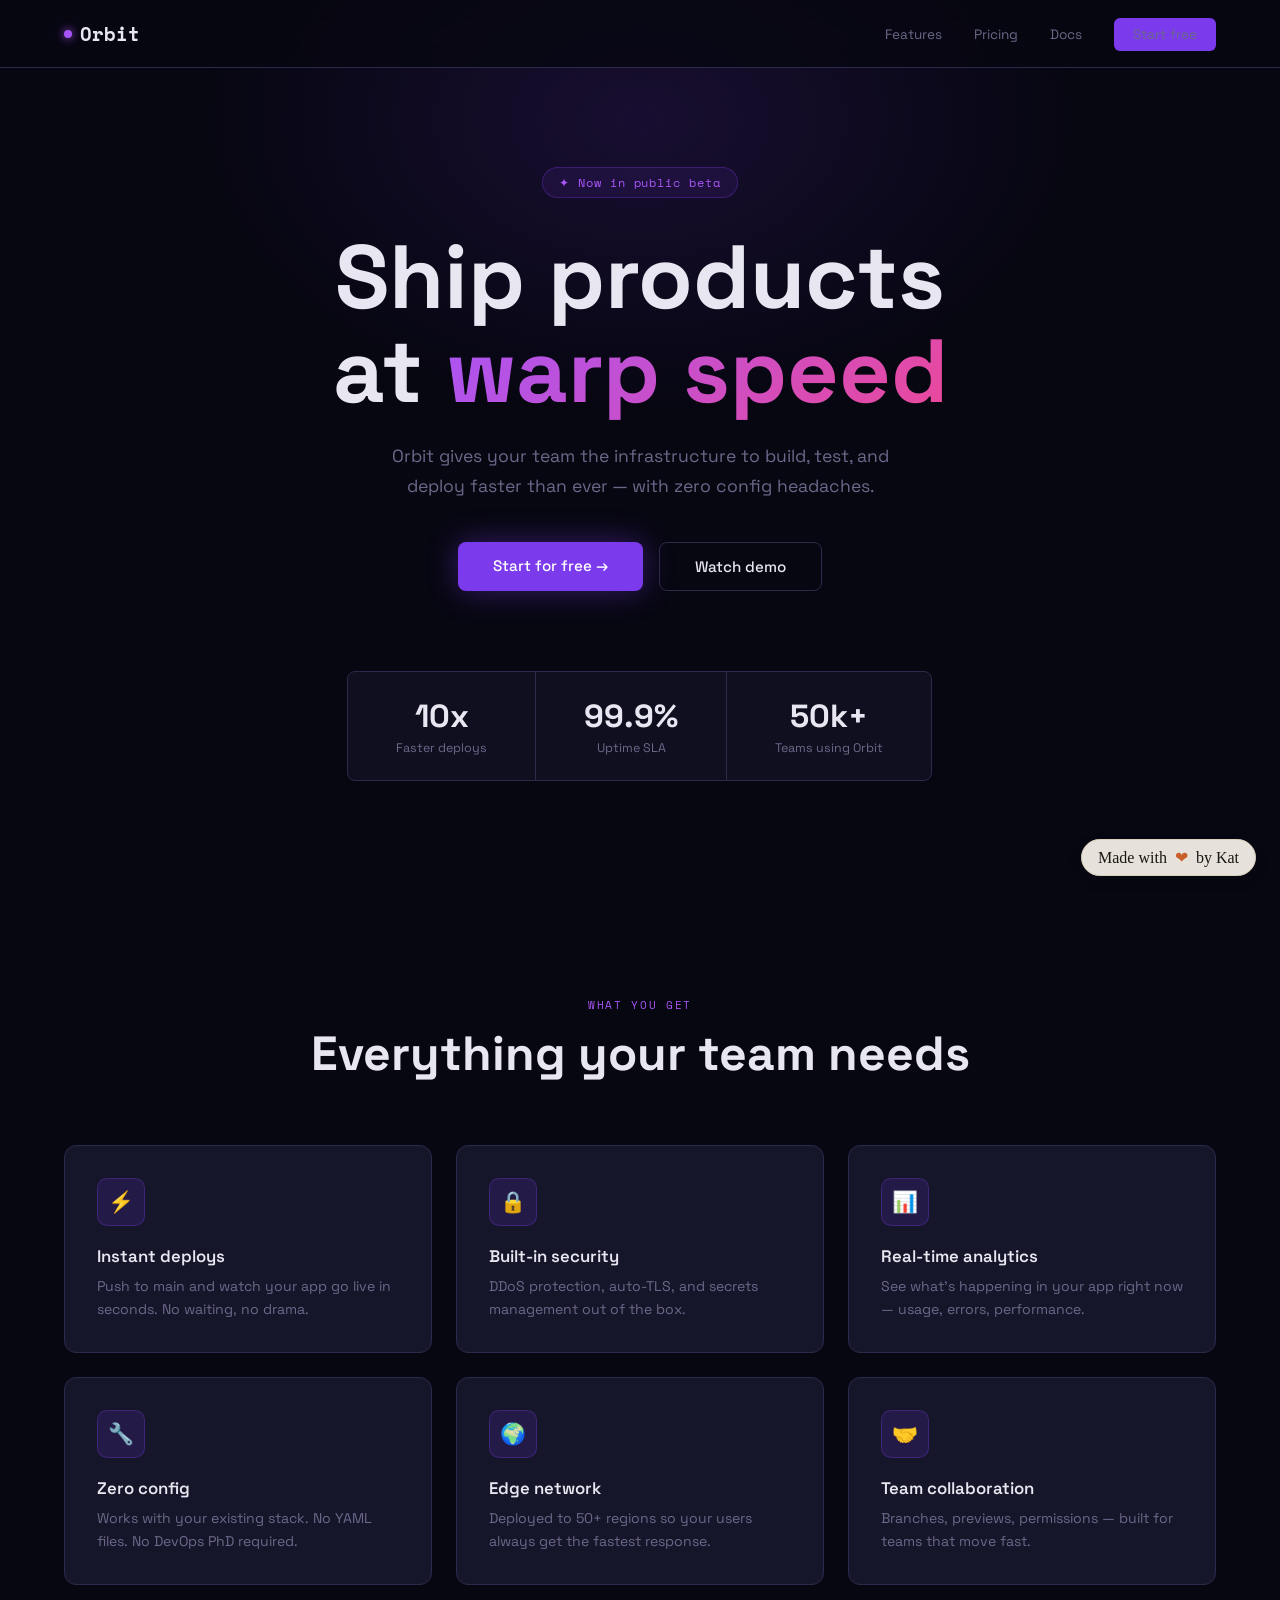
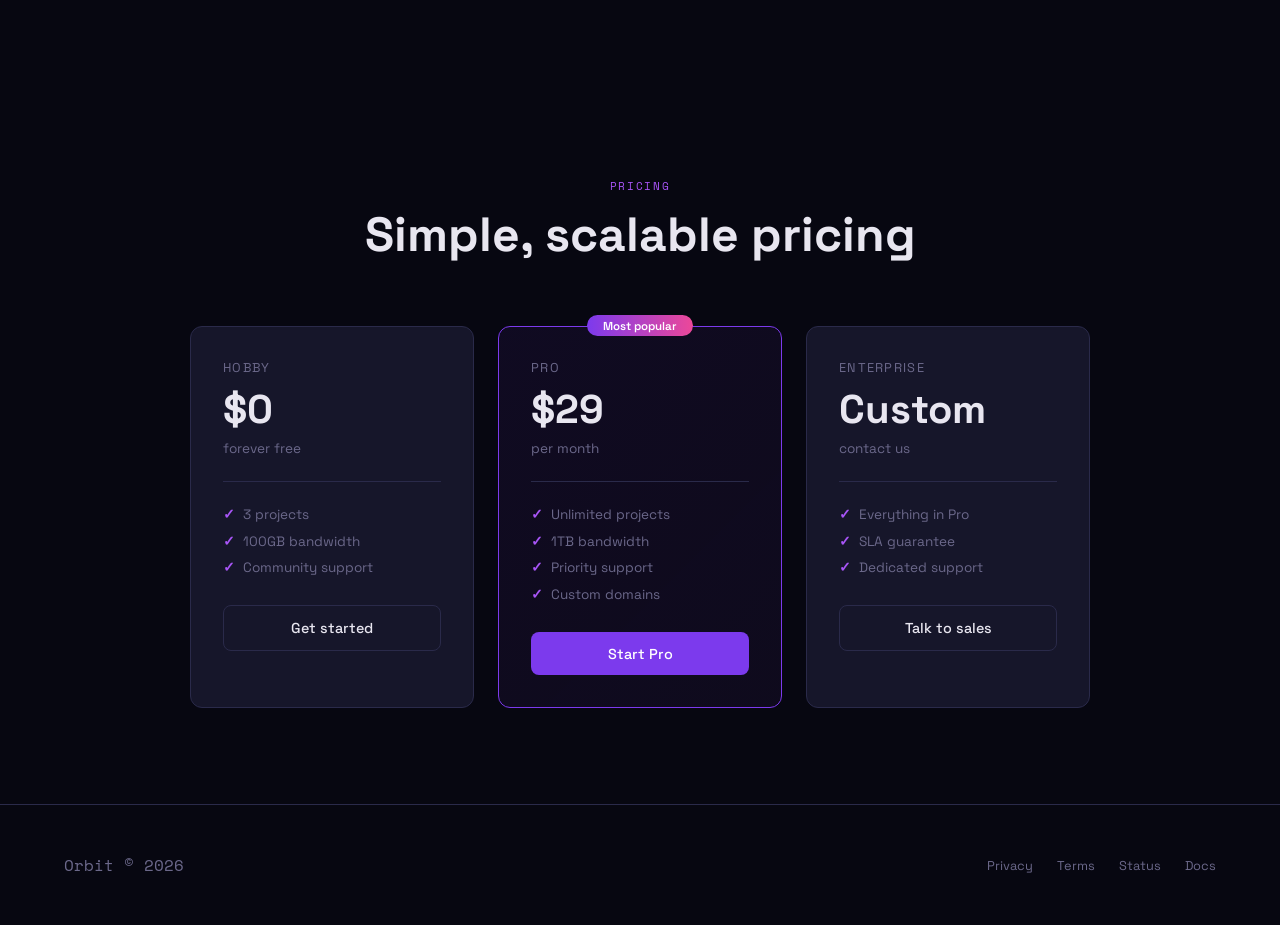
<file: page-1-saas.html>
<!DOCTYPE html>
<html lang="en">
<head>
  <meta charset="UTF-8"/>
  <meta name="viewport" content="width=device-width, initial-scale=1.0"/>
  <title>Orbit — SaaS Landing Page</title>
  <link href="https://fonts.googleapis.com/css2?family=Space+Grotesk:wght@300;400;500;600;700&family=Space+Mono:wght@400;700&display=swap" rel="stylesheet"/>
  <style>
    *,*::before,*::after{box-sizing:border-box;margin:0;padding:0}
    :root{--bg:#070711;--surface:#0f0f1f;--card:#16162a;--border:#2a2a4a;--purple:#7c3aed;--violet:#a855f7;--pink:#ec4899;--text:#e8e6f0;--muted:#6b688a}
    html{scroll-behavior:smooth}
    body{background:var(--bg);color:var(--text);font-family:'Space Grotesk',sans-serif;overflow-x:hidden}

    /* BG glow */
    body::before{content:'';position:fixed;top:-20%;left:50%;transform:translateX(-50%);width:900px;height:600px;background:radial-gradient(ellipse,rgba(124,58,237,0.15) 0%,transparent 70%);pointer-events:none;z-index:0}

    nav{position:fixed;top:0;left:0;right:0;display:flex;align-items:center;justify-content:space-between;padding:1.2rem 4rem;z-index:100;border-bottom:1px solid var(--border);background:rgba(7,7,17,0.8);backdrop-filter:blur(12px)}
    .nav-logo{font-family:'Space Mono',monospace;font-size:1.2rem;font-weight:700;color:var(--text);text-decoration:none;display:flex;align-items:center;gap:0.5rem}
    .logo-dot{width:8px;height:8px;background:var(--violet);border-radius:50%;box-shadow:0 0 10px var(--violet)}
    .nav-links{display:flex;align-items:center;gap:2rem;list-style:none}
    .nav-links a{font-size:0.85rem;color:var(--muted);text-decoration:none;transition:color 0.2s}
    .nav-links a:hover{color:var(--text)}
    .nav-btn{background:var(--purple);color:white;padding:0.5rem 1.2rem;border-radius:6px;font-size:0.85rem;text-decoration:none;transition:background 0.2s,transform 0.2s}
    .nav-btn:hover{background:var(--violet);transform:translateY(-1px)}

    /* HERO */
    .hero{min-height:100vh;display:flex;flex-direction:column;align-items:center;justify-content:center;text-align:center;padding:8rem 2rem 5rem;position:relative;z-index:1}
    .hero-eyebrow{display:inline-flex;align-items:center;gap:0.6rem;background:rgba(124,58,237,0.1);border:1px solid rgba(124,58,237,0.3);border-radius:50px;padding:0.35rem 1rem;font-family:'Space Mono',monospace;font-size:0.72rem;color:var(--violet);letter-spacing:0.08em;margin-bottom:2rem;opacity:0;animation:fadeUp 0.7s 0.1s forwards}
    .hero-title{font-size:clamp(3rem,7vw,6rem);font-weight:700;line-height:1.05;margin-bottom:1.5rem;opacity:0;animation:fadeUp 0.8s 0.25s forwards}
    .hero-title .grad{background:linear-gradient(135deg,var(--violet),var(--pink));-webkit-background-clip:text;-webkit-text-fill-color:transparent;background-clip:text}
    .hero-sub{font-size:1.1rem;color:var(--muted);max-width:520px;line-height:1.7;margin-bottom:2.5rem;opacity:0;animation:fadeUp 0.8s 0.4s forwards}
    .hero-actions{display:flex;gap:1rem;flex-wrap:wrap;justify-content:center;opacity:0;animation:fadeUp 0.8s 0.55s forwards}
    .btn-glow{background:var(--purple);color:white;padding:0.9rem 2.2rem;border-radius:8px;font-size:0.95rem;font-weight:500;text-decoration:none;transition:all 0.3s;box-shadow:0 0 30px rgba(124,58,237,0.4)}
    .btn-glow:hover{background:var(--violet);box-shadow:0 0 50px rgba(168,85,247,0.5);transform:translateY(-2px)}
    .btn-ghost{background:transparent;color:var(--text);padding:0.9rem 2.2rem;border-radius:8px;font-size:0.95rem;font-weight:500;text-decoration:none;border:1px solid var(--border);transition:all 0.2s}
    .btn-ghost:hover{border-color:var(--violet);color:var(--violet)}

    /* STATS */
    .stats{display:flex;gap:0;justify-content:center;margin-top:5rem;opacity:0;animation:fadeUp 0.8s 0.7s forwards}
    .stat{padding:1.5rem 3rem;border:1px solid var(--border);background:var(--surface);margin-left:-1px}
    .stat:first-child{border-radius:8px 0 0 8px}
    .stat:last-child{border-radius:0 8px 8px 0}
    .stat-num{font-size:2rem;font-weight:700;color:var(--text)}
    .stat-label{font-size:0.78rem;color:var(--muted);margin-top:0.2rem}

    /* FEATURES */
    .features{padding:6rem 4rem;position:relative;z-index:1}
    .features-header{text-align:center;margin-bottom:4rem}
    .features-tag{font-family:'Space Mono',monospace;font-size:0.7rem;letter-spacing:0.15em;text-transform:uppercase;color:var(--violet);margin-bottom:0.8rem}
    .features-title{font-size:clamp(2rem,4vw,3rem);font-weight:700;line-height:1.15}
    .features-grid{display:grid;grid-template-columns:repeat(auto-fit,minmax(280px,1fr));gap:1.5rem}
    .feature-card{background:var(--card);border:1px solid var(--border);border-radius:12px;padding:2rem;transition:border-color 0.3s,transform 0.3s}
    .feature-card:hover{border-color:var(--purple);transform:translateY(-3px)}
    .feature-icon{width:48px;height:48px;background:rgba(124,58,237,0.15);border:1px solid rgba(124,58,237,0.3);border-radius:10px;display:flex;align-items:center;justify-content:center;font-size:1.3rem;margin-bottom:1.2rem}
    .feature-name{font-size:1.05rem;font-weight:600;margin-bottom:0.5rem}
    .feature-desc{font-size:0.88rem;color:var(--muted);line-height:1.6}

    /* PRICING */
    .pricing{padding:6rem 4rem;z-index:1;position:relative}
    .pricing-header{text-align:center;margin-bottom:4rem}
    .pricing-grid{display:grid;grid-template-columns:repeat(3,1fr);gap:1.5rem;max-width:900px;margin:0 auto}
    .price-card{background:var(--card);border:1px solid var(--border);border-radius:12px;padding:2rem;position:relative}
    .price-card.hot{border-color:var(--purple);background:linear-gradient(135deg,rgba(124,58,237,0.08),rgba(168,85,247,0.05))}
    .hot-badge{position:absolute;top:-12px;left:50%;transform:translateX(-50%);background:linear-gradient(90deg,var(--purple),var(--pink));color:white;font-size:0.72rem;font-weight:600;padding:0.2rem 1rem;border-radius:50px}
    .price-tier{font-size:0.8rem;letter-spacing:0.1em;text-transform:uppercase;color:var(--muted);margin-bottom:0.5rem}
    .price-amount{font-size:2.5rem;font-weight:700;color:var(--text);margin-bottom:0.3rem}
    .price-per{font-size:0.85rem;color:var(--muted)}
    .price-divider{border:none;border-top:1px solid var(--border);margin:1.5rem 0}
    .price-features{list-style:none;display:flex;flex-direction:column;gap:0.6rem;margin-bottom:1.8rem}
    .price-features li{font-size:0.85rem;color:var(--muted);display:flex;align-items:center;gap:0.5rem}
    .price-features li::before{content:'✓';color:var(--violet);font-weight:700}
    .price-btn{width:100%;padding:0.8rem;border-radius:8px;font-size:0.9rem;font-weight:500;cursor:pointer;text-align:center;text-decoration:none;display:block;transition:all 0.2s}
    .price-btn.outline{background:transparent;border:1px solid var(--border);color:var(--text)}
    .price-btn.outline:hover{border-color:var(--violet);color:var(--violet)}
    .price-btn.filled{background:var(--purple);border:none;color:white}
    .price-btn.filled:hover{background:var(--violet)}

    /* FOOTER */
    footer{padding:3rem 4rem;border-top:1px solid var(--border);display:flex;align-items:center;justify-content:space-between;position:relative;z-index:1}
    .footer-logo{font-family:'Space Mono',monospace;font-size:1rem;color:var(--muted)}
    .footer-links{display:flex;gap:1.5rem}
    .footer-links a{font-size:0.8rem;color:var(--muted);text-decoration:none;transition:color 0.2s}
    .footer-links a:hover{color:var(--text)}

    @keyframes fadeUp{from{opacity:0;transform:translateY(16px)}to{opacity:1;transform:none}}
    .reveal{opacity:0;transform:translateY(20px);transition:opacity 0.6s,transform 0.6s}
    .reveal.visible{opacity:1;transform:none}

    @media(max-width:768px){nav{padding:1rem 1.5rem}.hero,.features,.pricing{padding-left:1.5rem;padding-right:1.5rem}.pricing-grid{grid-template-columns:1fr}.stats{flex-wrap:wrap}}
  </style>
</head>
<body>
<nav>
  <a href="#" class="nav-logo"><span class="logo-dot"></span>Orbit</a>
  <ul class="nav-links">
    <li><a href="#">Features</a></li><li><a href="#">Pricing</a></li><li><a href="#">Docs</a></li>
    <li><a href="#" class="nav-btn">Start free</a></li>
  </ul>
</nav>

<section class="hero">
  <div class="hero-eyebrow">✦ Now in public beta</div>
  <h1 class="hero-title">Ship products<br>at <span class="grad">warp speed</span></h1>
  <p class="hero-sub">Orbit gives your team the infrastructure to build, test, and deploy faster than ever — with zero config headaches.</p>
  <div class="hero-actions">
    <a href="#" class="btn-glow">Start for free →</a>
    <a href="#" class="btn-ghost">Watch demo</a>
  </div>
  <div class="stats">
    <div class="stat"><div class="stat-num">10x</div><div class="stat-label">Faster deploys</div></div>
    <div class="stat"><div class="stat-num">99.9%</div><div class="stat-label">Uptime SLA</div></div>
    <div class="stat"><div class="stat-num">50k+</div><div class="stat-label">Teams using Orbit</div></div>
  </div>
</section>

<section class="features">
  <div class="features-header reveal">
    <div class="features-tag">What you get</div>
    <h2 class="features-title">Everything your team needs</h2>
  </div>
  <div class="features-grid">
    <div class="feature-card reveal"><div class="feature-icon">⚡</div><div class="feature-name">Instant deploys</div><div class="feature-desc">Push to main and watch your app go live in seconds. No waiting, no drama.</div></div>
    <div class="feature-card reveal"><div class="feature-icon">🔒</div><div class="feature-name">Built-in security</div><div class="feature-desc">DDoS protection, auto-TLS, and secrets management out of the box.</div></div>
    <div class="feature-card reveal"><div class="feature-icon">📊</div><div class="feature-name">Real-time analytics</div><div class="feature-desc">See what's happening in your app right now — usage, errors, performance.</div></div>
    <div class="feature-card reveal"><div class="feature-icon">🔧</div><div class="feature-name">Zero config</div><div class="feature-desc">Works with your existing stack. No YAML files. No DevOps PhD required.</div></div>
    <div class="feature-card reveal"><div class="feature-icon">🌍</div><div class="feature-name">Edge network</div><div class="feature-desc">Deployed to 50+ regions so your users always get the fastest response.</div></div>
    <div class="feature-card reveal"><div class="feature-icon">🤝</div><div class="feature-name">Team collaboration</div><div class="feature-desc">Branches, previews, permissions — built for teams that move fast.</div></div>
  </div>
</section>

<section class="pricing">
  <div class="pricing-header reveal">
    <div class="features-tag">Pricing</div>
    <h2 class="features-title">Simple, scalable pricing</h2>
  </div>
  <div class="pricing-grid">
    <div class="price-card reveal">
      <div class="price-tier">Hobby</div>
      <div class="price-amount">$0</div>
      <div class="price-per">forever free</div>
      <hr class="price-divider">
      <ul class="price-features"><li>3 projects</li><li>100GB bandwidth</li><li>Community support</li></ul>
      <a href="#" class="price-btn outline">Get started</a>
    </div>
    <div class="price-card hot reveal">
      <div class="hot-badge">Most popular</div>
      <div class="price-tier">Pro</div>
      <div class="price-amount">$29</div>
      <div class="price-per">per month</div>
      <hr class="price-divider">
      <ul class="price-features"><li>Unlimited projects</li><li>1TB bandwidth</li><li>Priority support</li><li>Custom domains</li></ul>
      <a href="#" class="price-btn filled">Start Pro</a>
    </div>
    <div class="price-card reveal">
      <div class="price-tier">Enterprise</div>
      <div class="price-amount">Custom</div>
      <div class="price-per">contact us</div>
      <hr class="price-divider">
      <ul class="price-features"><li>Everything in Pro</li><li>SLA guarantee</li><li>Dedicated support</li></ul>
      <a href="#" class="price-btn outline">Talk to sales</a>
    </div>
  </div>
</section>

<footer>
  <span class="footer-logo">Orbit © 2026</span>
  <div class="footer-links"><a href="#">Privacy</a><a href="#">Terms</a><a href="#">Status</a><a href="#">Docs</a></div>
</footer>

<script>
  const obs=new IntersectionObserver(e=>e.forEach(x=>{if(x.isIntersecting){x.target.classList.add('visible');obs.unobserve(x.target)}}),{threshold:0.1});
  document.querySelectorAll('.reveal').forEach(el=>obs.observe(el));
</script>
<style>
  @keyframes bob {
    0%, 100% { transform: translateY(0); }
    50% { transform: translateY(-6px); }
  }

  .floating-credit {
    position: fixed;
    bottom: 24px;
    right: 24px;
    z-index: 1000;
    /* Using hex colors here in case the sub-pages don't have your CSS variables */
    background: rgba(255, 250, 242, 0.9); 
    backdrop-filter: blur(10px);
    border: 1.5px solid #d8d0bc;
    padding: 8px 16px;
    border-radius: 50px;
    font-family: 'Caveat', cursive;
    font-size: 1rem;
    color: #1a1710;
    text-decoration: none;
    display: flex;
    align-items: center;
    gap: 8px;
    box-shadow: 0 4px 15px rgba(26, 23, 16, 0.1);
    transition: all 0.3s ease;
    animation: bob 3s ease-in-out infinite;
  }

  .floating-credit:hover {
    animation-play-state: paused;
    background: #faf7f2;
    border-color: #c9602a;
    box-shadow: 0 8px 20px rgba(201, 96, 42, 0.2);
    transform: scale(1.05);
  }

  .floating-credit .heart {
    color: #c9602a;
  }
</style>

<a href="index.html" class="floating-credit">
  <span>Made with</span>
  <span class="heart">❤</span>
  <span>by Kat</span>
</a>
<script>
  // This logic removes the badge ONLY if the page is inside a preview box
  if (window.self !== window.top) {
    const badge = document.querySelector('.floating-credit');
    if (badge) {
      badge.remove(); 
    }
  }
</script>
</body>
</html>
</file>
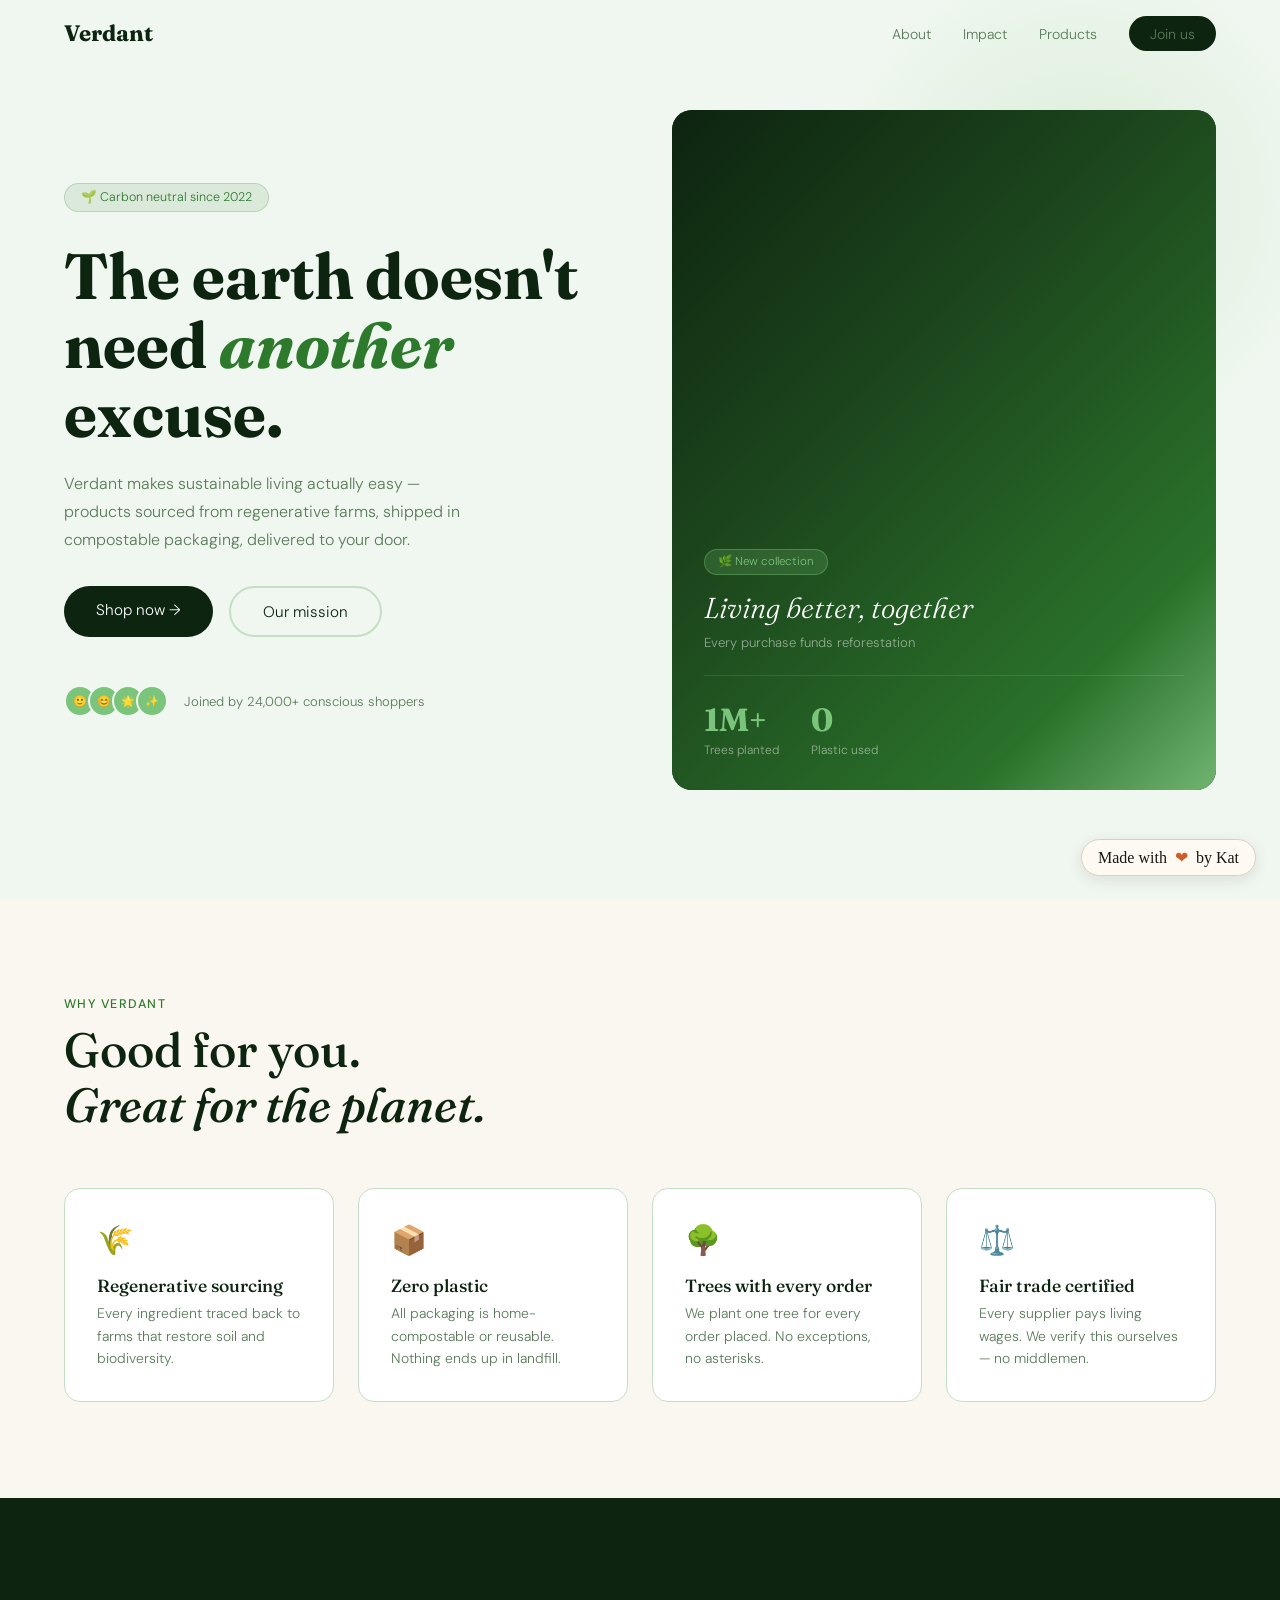
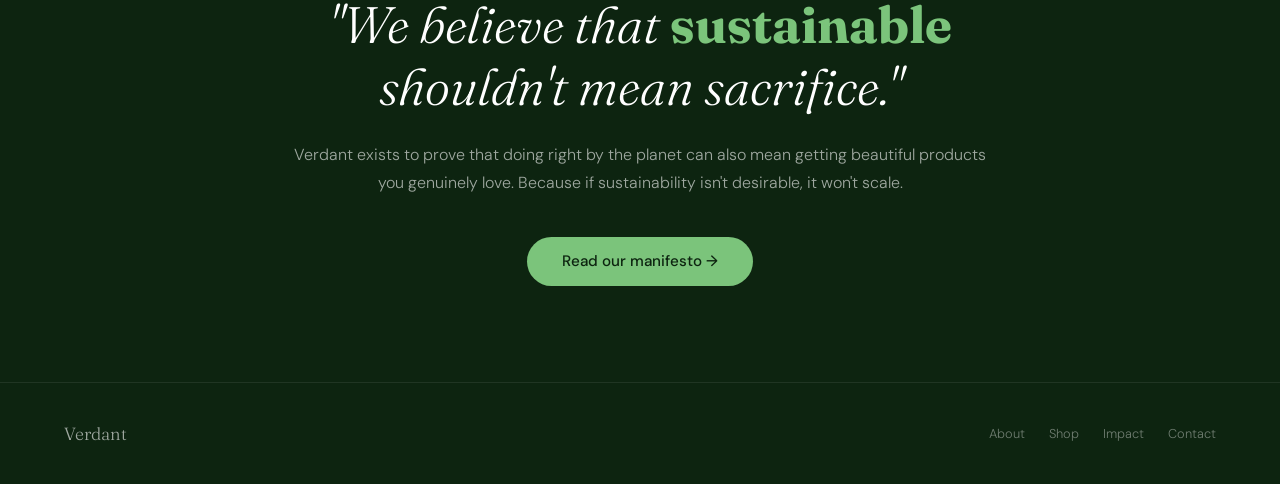
<file: page-2-eco.html>
<!DOCTYPE html>
<html lang="en">
<head>
  <meta charset="UTF-8"/>
  <meta name="viewport" content="width=device-width, initial-scale=1.0"/>
  <title>Verdant — Eco Startup Landing Page</title>
  <link href="https://fonts.googleapis.com/css2?family=Fraunces:ital,wght@0,300;0,500;0,700;1,300;1,500&family=DM+Sans:wght@300;400;500&display=swap" rel="stylesheet"/>
  <style>
    *,*::before,*::after{box-sizing:border-box;margin:0;padding:0}
    :root{--bg:#f0f7f0;--dark:#0d2410;--mid:#1e4a1e;--green:#2d7a2d;--lime:#7bc47b;--sage:#a8c5a0;--text:#1a2e1a;--muted:#5a7a5a;--border:#c5dfc5;--cream:#faf7f0}
    body{background:var(--bg);color:var(--text);font-family:'DM Sans',sans-serif;font-weight:300;overflow-x:hidden}

    nav{position:fixed;top:0;left:0;right:0;display:flex;align-items:center;justify-content:space-between;padding:1.2rem 4rem;z-index:100;transition:background 0.3s,border-color 0.3s}
    nav.scrolled{background:rgba(240,247,240,0.95);backdrop-filter:blur(10px);border-bottom:1px solid var(--border)}
    .nav-logo{font-family:'Fraunces',serif;font-size:1.4rem;font-weight:700;color:var(--dark);text-decoration:none}
    .nav-links{display:flex;align-items:center;gap:2rem;list-style:none}
    .nav-links a{font-size:0.88rem;color:var(--muted);text-decoration:none;transition:color 0.2s}
    .nav-links a:hover{color:var(--dark)}
    .nav-btn{background:var(--dark);color:white;padding:0.55rem 1.3rem;border-radius:50px;font-size:0.85rem;text-decoration:none;transition:background 0.2s}
    .nav-btn:hover{background:var(--green)}

    /* HERO */
    .hero{min-height:100vh;display:grid;grid-template-columns:1fr 1fr;align-items:center;padding:6rem 4rem;gap:4rem;position:relative;overflow:hidden}
    .hero::before{content:'';position:absolute;top:-100px;right:-100px;width:600px;height:600px;background:radial-gradient(circle,rgba(123,196,123,0.2) 0%,transparent 60%);pointer-events:none}
    .hero-left{}
    .hero-badge{display:inline-flex;align-items:center;gap:0.5rem;background:rgba(45,122,45,0.1);border:1px solid rgba(45,122,45,0.2);border-radius:50px;padding:0.35rem 1rem;font-size:0.78rem;color:var(--green);margin-bottom:1.8rem}
    .hero-title{font-family:'Fraunces',serif;font-size:clamp(2.8rem,5vw,4.5rem);font-weight:700;line-height:1.08;color:var(--dark);margin-bottom:1.4rem}
    .hero-title em{font-style:italic;color:var(--green)}
    .hero-sub{font-size:1rem;color:var(--muted);line-height:1.75;max-width:420px;margin-bottom:2rem}
    .hero-actions{display:flex;gap:1rem;flex-wrap:wrap;margin-bottom:3rem}
    .btn-forest{background:var(--dark);color:white;padding:0.85rem 2rem;border-radius:50px;font-size:0.95rem;text-decoration:none;transition:background 0.2s,transform 0.2s;display:inline-block}
    .btn-forest:hover{background:var(--green);transform:translateY(-2px)}
    .btn-leaf{background:transparent;color:var(--dark);padding:0.85rem 2rem;border-radius:50px;font-size:0.95rem;text-decoration:none;border:2px solid var(--border);transition:border-color 0.2s,transform 0.2s;display:inline-block}
    .btn-leaf:hover{border-color:var(--green);transform:translateY(-2px)}
    .hero-social{display:flex;align-items:center;gap:1rem;font-size:0.82rem;color:var(--muted)}
    .avatars{display:flex}
    .avatar{width:32px;height:32px;border-radius:50%;background:var(--lime);border:2px solid var(--bg);margin-left:-8px;display:flex;align-items:center;justify-content:center;font-size:0.7rem}
    .avatar:first-child{margin-left:0}

    .hero-right{position:relative}
    .hero-visual{background:var(--dark);border-radius:20px;overflow:hidden;aspect-ratio:4/5;display:flex;flex-direction:column;justify-content:flex-end;padding:2rem;position:relative}
    .hero-visual::before{content:'';position:absolute;inset:0;background:linear-gradient(135deg,#0d2410 0%,#1e4a1e 40%,#2d7a2d 80%,#7bc47b 100%);opacity:0.9}
    .visual-content{position:relative;z-index:1}
    .visual-tag{display:inline-block;background:rgba(123,196,123,0.2);border:1px solid rgba(123,196,123,0.4);border-radius:50px;padding:0.3rem 0.8rem;font-size:0.72rem;color:var(--lime);margin-bottom:1rem}
    .visual-title{font-family:'Fraunces',serif;font-size:1.8rem;font-weight:300;font-style:italic;color:white;line-height:1.2;margin-bottom:0.5rem}
    .visual-sub{font-size:0.82rem;color:rgba(255,255,255,0.5)}
    .visual-stat{margin-top:1.5rem;padding-top:1.5rem;border-top:1px solid rgba(255,255,255,0.1);display:flex;gap:2rem}
    .vs-num{font-family:'Fraunces',serif;font-size:2rem;font-weight:700;color:var(--lime)}
    .vs-label{font-size:0.75rem;color:rgba(255,255,255,0.5);margin-top:0.2rem}

    /* FEATURES */
    .features{padding:6rem 4rem;background:var(--cream)}
    .features-header{margin-bottom:3.5rem}
    .sec-tag{font-size:0.78rem;letter-spacing:0.12em;text-transform:uppercase;color:var(--green);margin-bottom:0.6rem;font-weight:500}
    .sec-title{font-family:'Fraunces',serif;font-size:clamp(2rem,4vw,3rem);font-weight:500;color:var(--dark);line-height:1.15}
    .sec-title em{font-style:italic}
    .features-grid{display:grid;grid-template-columns:repeat(auto-fit,minmax(260px,1fr));gap:1.5rem}
    .feat{padding:2rem;background:white;border:1px solid var(--border);border-radius:16px;transition:transform 0.3s,box-shadow 0.3s}
    .feat:hover{transform:translateY(-4px);box-shadow:0 12px 32px rgba(13,36,16,0.08)}
    .feat-icon{font-size:1.8rem;margin-bottom:1rem}
    .feat-name{font-family:'Fraunces',serif;font-size:1.1rem;font-weight:500;color:var(--dark);margin-bottom:0.4rem}
    .feat-desc{font-size:0.87rem;color:var(--muted);line-height:1.6}

    /* MISSION */
    .mission{padding:6rem 4rem;background:var(--dark);color:white}
    .mission-inner{max-width:700px;margin:0 auto;text-align:center}
    .mission-title{font-family:'Fraunces',serif;font-size:clamp(2rem,4vw,3.5rem);font-weight:300;font-style:italic;line-height:1.2;margin-bottom:1.5rem;color:white}
    .mission-title strong{font-weight:700;font-style:normal;color:var(--lime)}
    .mission-sub{font-size:1rem;color:rgba(255,255,255,0.6);line-height:1.75;margin-bottom:2.5rem}
    .mission-btn{display:inline-block;background:var(--lime);color:var(--dark);padding:0.9rem 2.2rem;border-radius:50px;font-size:0.95rem;font-weight:500;text-decoration:none;transition:transform 0.2s,background 0.2s}
    .mission-btn:hover{transform:translateY(-2px);background:#90d490}

    footer{padding:2.5rem 4rem;background:var(--dark);border-top:1px solid rgba(255,255,255,0.08);display:flex;align-items:center;justify-content:space-between}
    .footer-logo{font-family:'Fraunces',serif;font-size:1.1rem;color:rgba(255,255,255,0.6)}
    .footer-links{display:flex;gap:1.5rem}
    .footer-links a{font-size:0.8rem;color:rgba(255,255,255,0.4);text-decoration:none;transition:color 0.2s}
    .footer-links a:hover{color:white}

    .reveal{opacity:0;transform:translateY(20px);transition:opacity 0.65s,transform 0.65s}
    .reveal.visible{opacity:1;transform:none}
    @media(max-width:768px){.hero{grid-template-columns:1fr;padding:6rem 1.5rem 3rem}.hero-right{display:none}.features,.mission{padding-left:1.5rem;padding-right:1.5rem}nav{padding:1rem 1.5rem}}
  </style>
</head>
<body>
<nav id="nav">
  <a href="#" class="nav-logo">Verdant</a>
  <ul class="nav-links">
    <li><a href="#">About</a></li><li><a href="#">Impact</a></li><li><a href="#">Products</a></li>
    <li><a href="#" class="nav-btn">Join us</a></li>
  </ul>
</nav>

<section class="hero">
  <div class="hero-left">
    <div class="hero-badge">🌱 Carbon neutral since 2022</div>
    <h1 class="hero-title">The earth doesn't<br>need <em>another</em><br>excuse.</h1>
    <p class="hero-sub">Verdant makes sustainable living actually easy — products sourced from regenerative farms, shipped in compostable packaging, delivered to your door.</p>
    <div class="hero-actions">
      <a href="#" class="btn-forest">Shop now →</a>
      <a href="#" class="btn-leaf">Our mission</a>
    </div>
    <div class="hero-social">
      <div class="avatars">
        <div class="avatar">🙂</div><div class="avatar">😊</div><div class="avatar">🌟</div><div class="avatar">✨</div>
      </div>
      Joined by 24,000+ conscious shoppers
    </div>
  </div>
  <div class="hero-right">
    <div class="hero-visual">
      <div class="visual-content">
        <div class="visual-tag">🌿 New collection</div>
        <div class="visual-title">Living better, together</div>
        <div class="visual-sub">Every purchase funds reforestation</div>
        <div class="visual-stat">
          <div><div class="vs-num">1M+</div><div class="vs-label">Trees planted</div></div>
          <div><div class="vs-num">0</div><div class="vs-label">Plastic used</div></div>
        </div>
      </div>
    </div>
  </div>
</section>

<section class="features">
  <div class="features-header reveal">
    <div class="sec-tag">Why Verdant</div>
    <h2 class="sec-title">Good for you.<br><em>Great for the planet.</em></h2>
  </div>
  <div class="features-grid">
    <div class="feat reveal"><div class="feat-icon">🌾</div><div class="feat-name">Regenerative sourcing</div><div class="feat-desc">Every ingredient traced back to farms that restore soil and biodiversity.</div></div>
    <div class="feat reveal"><div class="feat-icon">📦</div><div class="feat-name">Zero plastic</div><div class="feat-desc">All packaging is home-compostable or reusable. Nothing ends up in landfill.</div></div>
    <div class="feat reveal"><div class="feat-icon">🌳</div><div class="feat-name">Trees with every order</div><div class="feat-desc">We plant one tree for every order placed. No exceptions, no asterisks.</div></div>
    <div class="feat reveal"><div class="feat-icon">⚖️</div><div class="feat-name">Fair trade certified</div><div class="feat-desc">Every supplier pays living wages. We verify this ourselves — no middlemen.</div></div>
  </div>
</section>

<section class="mission">
  <div class="mission-inner reveal">
    <h2 class="mission-title">"We believe that <strong>sustainable</strong> shouldn't mean sacrifice."</h2>
    <p class="mission-sub">Verdant exists to prove that doing right by the planet can also mean getting beautiful products you genuinely love. Because if sustainability isn't desirable, it won't scale.</p>
    <a href="#" class="mission-btn">Read our manifesto →</a>
  </div>
</section>

<footer>
  <span class="footer-logo">Verdant</span>
  <div class="footer-links"><a href="#">About</a><a href="#">Shop</a><a href="#">Impact</a><a href="#">Contact</a></div>
</footer>

<script>
  const nav=document.getElementById('nav');
  window.addEventListener('scroll',()=>nav.classList.toggle('scrolled',window.scrollY>40));
  const obs=new IntersectionObserver(e=>e.forEach(x=>{if(x.isIntersecting){x.target.classList.add('visible');obs.unobserve(x.target)}}),{threshold:0.1});
  document.querySelectorAll('.reveal').forEach(el=>obs.observe(el));
</script>
<style>
  @keyframes bob {
    0%, 100% { transform: translateY(0); }
    50% { transform: translateY(-6px); }
  }

  .floating-credit {
    position: fixed;
    bottom: 24px;
    right: 24px;
    z-index: 1000;
    /* Using hex colors here in case the sub-pages don't have your CSS variables */
    background: rgba(255, 250, 242, 0.9); 
    backdrop-filter: blur(10px);
    border: 1.5px solid #d8d0bc;
    padding: 8px 16px;
    border-radius: 50px;
    font-family: 'Caveat', cursive;
    font-size: 1rem;
    color: #1a1710;
    text-decoration: none;
    display: flex;
    align-items: center;
    gap: 8px;
    box-shadow: 0 4px 15px rgba(26, 23, 16, 0.1);
    transition: all 0.3s ease;
    animation: bob 3s ease-in-out infinite;
  }

  .floating-credit:hover {
    animation-play-state: paused;
    background: #faf7f2;
    border-color: #c9602a;
    box-shadow: 0 8px 20px rgba(201, 96, 42, 0.2);
    transform: scale(1.05);
  }

  .floating-credit .heart {
    color: #c9602a;
  }
</style>

<a href="index.html" class="floating-credit">
  <span>Made with</span>
  <span class="heart">❤</span>
  <span>by Kat</span>
</a>
<script>
  // This logic removes the badge ONLY if the page is inside a preview box
  if (window.self !== window.top) {
    const badge = document.querySelector('.floating-credit');
    if (badge) {
      badge.remove(); 
    }
  }
</script>
</body>
</html>
</file>
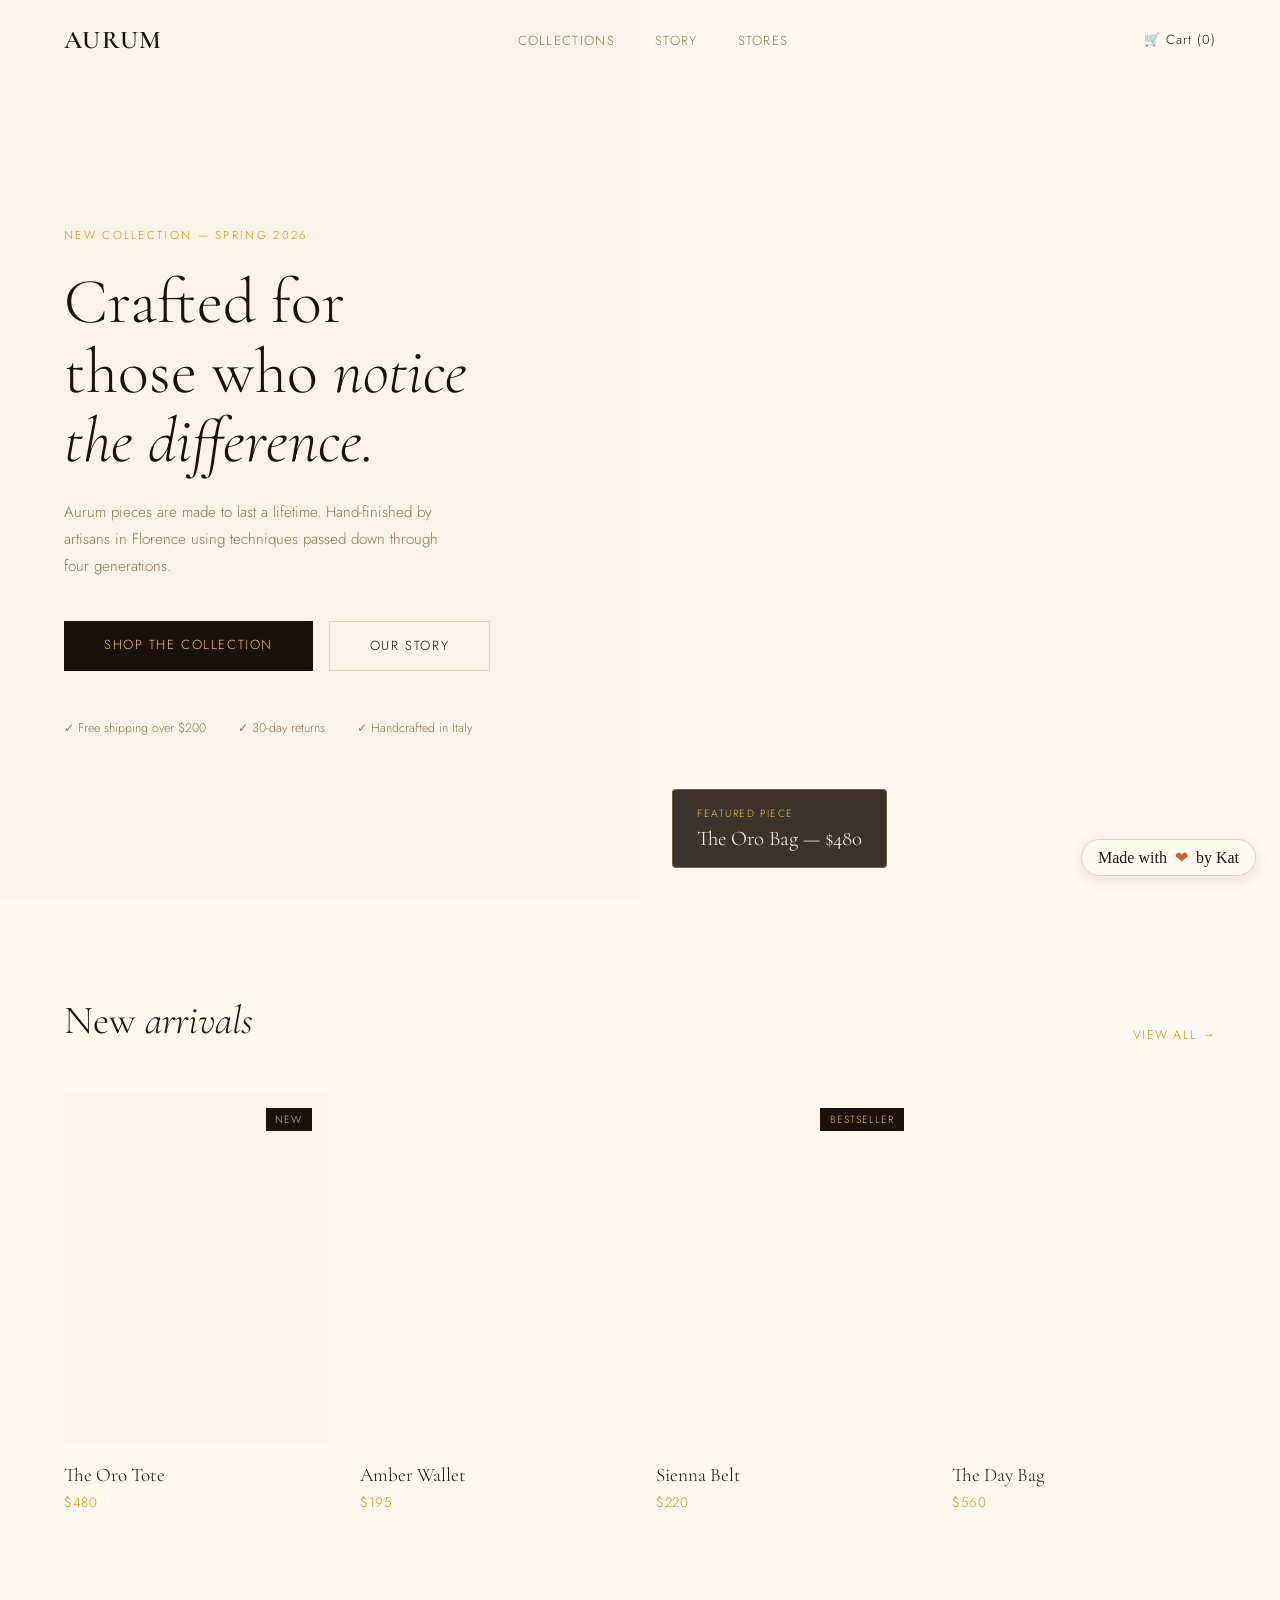
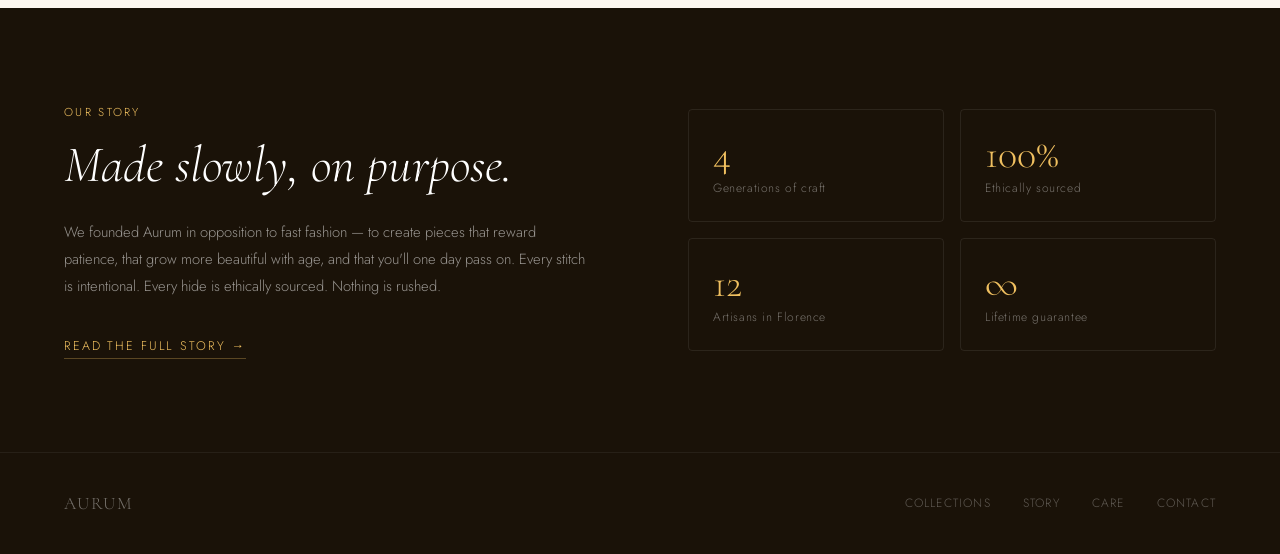
<file: page-3-ecommerce.html>
<!DOCTYPE html>
<html lang="en">
<head>
  <meta charset="UTF-8"/>
  <meta name="viewport" content="width=device-width, initial-scale=1.0"/>
  <title>Aurum — Premium E-Commerce Landing Page</title>
   <link rel="icon" type="image/png" href="KP.png">
  <link href="https://fonts.googleapis.com/css2?family=Cormorant+Garamond:ital,wght@0,300;0,400;0,600;1,300;1,400&family=Jost:wght@300;400;500&display=swap" rel="stylesheet"/>
  <style>
    *,*::before,*::after{box-sizing:border-box;margin:0;padding:0}
    :root{--bg:#fdf8f0;--surface:#faf3e8;--dark:#1a1208;--gold:#b8860b;--amber:#d4920a;--warm:#f0c060;--text:#2a2010;--muted:#8a7850;--border:#e8d8b0}
    body{background:var(--bg);color:var(--text);font-family:'Jost',sans-serif;font-weight:300;overflow-x:hidden}

    nav{position:fixed;top:0;left:0;right:0;display:flex;align-items:center;justify-content:space-between;padding:1.5rem 4rem;z-index:100;transition:background 0.3s}
    nav.scrolled{background:rgba(253,248,240,0.96);backdrop-filter:blur(10px);border-bottom:1px solid var(--border)}
    .nav-logo{font-family:'Cormorant Garamond',serif;font-size:1.6rem;font-weight:600;color:var(--dark);text-decoration:none;letter-spacing:0.05em}
    .nav-links{display:flex;align-items:center;gap:2.5rem;list-style:none}
    .nav-links a{font-size:0.82rem;letter-spacing:0.1em;text-transform:uppercase;color:var(--muted);text-decoration:none;transition:color 0.2s}
    .nav-links a:hover{color:var(--dark)}
    .nav-cart{display:flex;align-items:center;gap:0.4rem;font-size:0.82rem;letter-spacing:0.08em;color:var(--dark);cursor:pointer}

    /* HERO */
    .hero{min-height:100vh;display:grid;grid-template-columns:1fr 1fr;position:relative}
    .hero-left{display:flex;flex-direction:column;justify-content:center;padding:8rem 4rem 4rem;background:var(--surface)}
    .hero-eyebrow{font-size:0.72rem;letter-spacing:0.2em;text-transform:uppercase;color:var(--amber);margin-bottom:1.5rem;opacity:0;animation:fadeUp 0.7s 0.1s forwards}
    .hero-title{font-family:'Cormorant Garamond',serif;font-size:clamp(3rem,5vw,5rem);font-weight:300;line-height:1.08;color:var(--dark);margin-bottom:1.5rem;opacity:0;animation:fadeUp 0.8s 0.25s forwards}
    .hero-title em{font-style:italic}
    .hero-sub{font-size:0.95rem;color:var(--muted);line-height:1.8;max-width:380px;margin-bottom:2.5rem;opacity:0;animation:fadeUp 0.8s 0.4s forwards}
    .hero-actions{display:flex;gap:1rem;flex-wrap:wrap;margin-bottom:3rem;opacity:0;animation:fadeUp 0.8s 0.55s forwards}
    .btn-gold{background:var(--dark);color:var(--warm);padding:0.9rem 2.5rem;font-size:0.82rem;letter-spacing:0.12em;text-transform:uppercase;text-decoration:none;transition:background 0.2s,transform 0.2s;display:inline-block}
    .btn-gold:hover{background:var(--gold);transform:translateY(-2px)}
    .btn-outline{background:transparent;color:var(--dark);padding:0.9rem 2.5rem;font-size:0.82rem;letter-spacing:0.12em;text-transform:uppercase;text-decoration:none;border:1px solid var(--border);transition:border-color 0.2s;display:inline-block}
    .btn-outline:hover{border-color:var(--dark)}
    .hero-detail{display:flex;gap:2rem;font-size:0.78rem;color:var(--muted);opacity:0;animation:fadeUp 0.8s 0.7s forwards}
    .hero-detail span{display:flex;align-items:center;gap:0.4rem}

    .hero-right{position:relative;overflow:hidden}
   .hero-img {
      width: 100%;
      height: 100%;
      object-fit: cover;
      background-image: url('https://images.unsplash.com/photo-1590874103328-eac38a683ce7?auto=format&fit=crop&q=80&w=1440');
      background-size: cover;
      background-position: center;
      display: flex;
      align-items: center;
      justify-content: center;
      color: transparent; /* Hides the placeholder text */
    }
    .hero-badge{position:absolute;bottom:2rem;left:2rem;background:rgba(26,18,8,0.85);backdrop-filter:blur(8px);border:1px solid rgba(240,192,96,0.3);padding:1rem 1.5rem;border-radius:4px}
    .badge-label{font-size:0.65rem;letter-spacing:0.15em;text-transform:uppercase;color:var(--warm);margin-bottom:0.3rem}
    .badge-value{font-family:'Cormorant Garamond',serif;font-size:1.3rem;color:white}

    /* PRODUCTS */
    .products{padding:6rem 4rem;background:var(--bg)}
    .products-header{display:flex;align-items:flex-end;justify-content:space-between;margin-bottom:3rem}
    .products-title{font-family:'Cormorant Garamond',serif;font-size:2.5rem;font-weight:300;color:var(--dark)}
    .products-title em{font-style:italic}
    .view-all{font-size:0.78rem;letter-spacing:0.1em;text-transform:uppercase;color:var(--amber);text-decoration:none;transition:color 0.2s}
    .view-all:hover{color:var(--dark)}
    .products-grid{display:grid;grid-template-columns:repeat(4,1fr);gap:2rem}
    .product-card{cursor:pointer}
    .product-img{width:100%;aspect-ratio:3/4;border-radius:4px;margin-bottom:1.2rem;overflow:hidden;position:relative}
    .product-img-inner{width:100%;height:100%;transition:transform 0.5s}
    .product-card:hover .product-img-inner{transform:scale(1.04)}
/* 1. The Oro Tote */
    .p1 { 
      background-image: url('https://images.unsplash.com/photo-1544816153-12ad5d713297?auto=format&fit=crop&q=80&w=800'); 
      background-size: cover; 
      background-position: center;
      background-color: var(--surface); /* Fallback */
    }

    /* 2. Amber Wallet */
    .p2 { 
      background-image: url('https://images.unsplash.com/photo-1627123424574-724758594e93?auto=format&fit=crop&q=80&w=800'); 
      background-size: cover; 
      background-position: center; 
    }

    /* 3. Sienna Belt */
    .p3 { 
      background-image: url('https://images.unsplash.com/photo-1624222247344-550fb8ecf7c4?auto=format&fit=crop&q=80&w=800'); 
      background-size: cover; 
      background-position: center; 
    }

    /* 4. The Day Bag */
    .p4 { 
      background-image: url('https://images.unsplash.com/photo-1584917865442-de89df76afd3?auto=format&fit=crop&q=80&w=800'); 
      background-size: cover; 
      background-position: center; 
    }
    .product-tag{position:absolute;top:1rem;right:1rem;background:var(--dark);color:var(--warm);font-size:0.65rem;letter-spacing:0.1em;text-transform:uppercase;padding:0.25rem 0.6rem}
    .product-name{font-family:'Cormorant Garamond',serif;font-size:1.2rem;font-weight:300;color:var(--dark);margin-bottom:0.3rem}
    .product-price{font-size:0.85rem;color:var(--amber);letter-spacing:0.05em}

    /* STORY */
    .story{padding:6rem 4rem;background:var(--dark);color:white;display:grid;grid-template-columns:1fr 1fr;gap:6rem;align-items:center}
    .story-eyebrow{font-size:0.72rem;letter-spacing:0.2em;text-transform:uppercase;color:var(--warm);margin-bottom:1rem}
    .story-title{font-family:'Cormorant Garamond',serif;font-size:clamp(2rem,4vw,3.5rem);font-weight:300;font-style:italic;line-height:1.15;margin-bottom:1.5rem}
    .story-body{font-size:0.92rem;color:rgba(255,255,255,0.55);line-height:1.85;margin-bottom:2rem}
    .story-link{font-size:0.78rem;letter-spacing:0.15em;text-transform:uppercase;color:var(--warm);text-decoration:none;border-bottom:1px solid rgba(240,192,96,0.3);padding-bottom:0.2rem;transition:border-color 0.2s}
    .story-link:hover{border-color:var(--warm)}
    .story-right{display:grid;grid-template-columns:1fr 1fr;gap:1rem}
    .story-stat{padding:1.5rem;border:1px solid rgba(255,255,255,0.08);border-radius:4px}
    .story-num{font-family:'Cormorant Garamond',serif;font-size:2.5rem;font-weight:300;color:var(--warm);line-height:1}
    .story-label{font-size:0.75rem;color:rgba(255,255,255,0.4);margin-top:0.3rem;letter-spacing:0.05em}

    footer{padding:2.5rem 4rem;background:var(--dark);border-top:1px solid rgba(255,255,255,0.06);display:flex;align-items:center;justify-content:space-between}
    .footer-logo{font-family:'Cormorant Garamond',serif;font-size:1.1rem;color:rgba(255,255,255,0.4);letter-spacing:0.1em}
    .footer-links{display:flex;gap:2rem}
    .footer-links a{font-size:0.75rem;letter-spacing:0.1em;text-transform:uppercase;color:rgba(255,255,255,0.3);text-decoration:none;transition:color 0.2s}
    .footer-links a:hover{color:rgba(255,255,255,0.7)}

    @keyframes fadeUp{from{opacity:0;transform:translateY(16px)}to{opacity:1;transform:none}}
    .reveal{opacity:0;transform:translateY(20px);transition:opacity 0.65s,transform 0.65s}
    .reveal.visible{opacity:1;transform:none}
    @media(max-width:768px){.hero{grid-template-columns:1fr}.hero-right{height:50vh}.products{padding:4rem 1.5rem}.products-grid{grid-template-columns:repeat(2,1fr)}.story{grid-template-columns:1fr;padding:4rem 1.5rem}nav{padding:1rem 1.5rem}}
  </style>
</head>
<body>
<nav id="nav">
  <a href="#" class="nav-logo">AURUM</a>
  <ul class="nav-links"><li><a href="#">Collections</a></li><li><a href="#">Story</a></li><li><a href="#">Stores</a></li></ul>
  <span class="nav-cart">🛒 Cart (0)</span>
</nav>

<section class="hero">
  <div class="hero-left">
    <div class="hero-eyebrow">New Collection — Spring 2026</div>
    <h1 class="hero-title">Crafted for<br>those who <em>notice<br>the difference.</em></h1>
    <p class="hero-sub">Aurum pieces are made to last a lifetime. Hand-finished by artisans in Florence using techniques passed down through four generations.</p>
    <div class="hero-actions">
      <a href="#" class="btn-gold">Shop the collection</a>
      <a href="#" class="btn-outline">Our story</a>
    </div>
    <div class="hero-detail">
      <span>✓ Free shipping over $200</span>
      <span>✓ 30-day returns</span>
      <span>✓ Handcrafted in Italy</span>
    </div>
  </div>
  <div class="hero-right">
   <div class="hero-img"></div>
    <div class="hero-badge">
      <div class="badge-label">Featured piece</div>
      <div class="badge-value">The Oro Bag — $480</div>
    </div>
  </div>
</section>

<section class="products">
  <div class="products-header reveal">
    <h2 class="products-title">New <em>arrivals</em></h2>
    <a href="#" class="view-all">View all →</a>
  </div>
  <div class="products-grid">
    <div class="product-card reveal"><div class="product-img"><div class="product-img-inner p1"><div class="product-tag">New</div></div></div><div class="product-name">The Oro Tote</div><div class="product-price">$480</div></div>
    <div class="product-card reveal"><div class="product-img"><div class="product-img-inner p2"></div></div><div class="product-name">Amber Wallet</div><div class="product-price">$195</div></div>
    <div class="product-card reveal"><div class="product-img"><div class="product-img-inner p3"><div class="product-tag">Bestseller</div></div></div><div class="product-name">Sienna Belt</div><div class="product-price">$220</div></div>
    <div class="product-card reveal"><div class="product-img"><div class="product-img-inner p4"></div></div><div class="product-name">The Day Bag</div><div class="product-price">$560</div></div>
  </div>
</section>

<section class="story">
  <div class="reveal">
    <div class="story-eyebrow">Our story</div>
    <h2 class="story-title">Made slowly, on purpose.</h2>
    <p class="story-body">We founded Aurum in opposition to fast fashion — to create pieces that reward patience, that grow more beautiful with age, and that you'll one day pass on. Every stitch is intentional. Every hide is ethically sourced. Nothing is rushed.</p>
    <a href="#" class="story-link">Read the full story →</a>
  </div>
  <div class="story-right reveal">
    <div class="story-stat"><div class="story-num">4</div><div class="story-label">Generations of craft</div></div>
    <div class="story-stat"><div class="story-num">100%</div><div class="story-label">Ethically sourced</div></div>
    <div class="story-stat"><div class="story-num">12</div><div class="story-label">Artisans in Florence</div></div>
    <div class="story-stat"><div class="story-num">∞</div><div class="story-label">Lifetime guarantee</div></div>
  </div>
</section>

<footer>
  <span class="footer-logo">AURUM</span>
  <div class="footer-links"><a href="#">Collections</a><a href="#">Story</a><a href="#">Care</a><a href="#">Contact</a></div>
</footer>

<script>
  const nav=document.getElementById('nav');
  window.addEventListener('scroll',()=>nav.classList.toggle('scrolled',window.scrollY>40));
  const obs=new IntersectionObserver(e=>e.forEach(x=>{if(x.isIntersecting){x.target.classList.add('visible');obs.unobserve(x.target)}}),{threshold:0.1});
  document.querySelectorAll('.reveal').forEach(el=>obs.observe(el));
</script>
<style>
  @keyframes bob {
    0%, 100% { transform: translateY(0); }
    50% { transform: translateY(-6px); }
  }

  .floating-credit {
    position: fixed;
    bottom: 24px;
    right: 24px;
    z-index: 1000;
    /* Using hex colors here in case the sub-pages don't have your CSS variables */
    background: rgba(255, 250, 242, 0.9); 
    backdrop-filter: blur(10px);
    border: 1.5px solid #d8d0bc;
    padding: 8px 16px;
    border-radius: 50px;
    font-family: 'Caveat', cursive;
    font-size: 1rem;
    color: #1a1710;
    text-decoration: none;
    display: flex;
    align-items: center;
    gap: 8px;
    box-shadow: 0 4px 15px rgba(26, 23, 16, 0.1);
    transition: all 0.3s ease;
    animation: bob 3s ease-in-out infinite;
  }

  .floating-credit:hover {
    animation-play-state: paused;
    background: #faf7f2;
    border-color: #c9602a;
    box-shadow: 0 8px 20px rgba(201, 96, 42, 0.2);
    transform: scale(1.05);
  }

  .floating-credit .heart {
    color: #c9602a;
  }
</style>

<a href="index.html" class="floating-credit">
  <span>Made with</span>
  <span class="heart">❤</span>
  <span>by Kat</span>
</a>
<script>
  // This logic removes the badge ONLY if the page is inside a preview box
  if (window.self !== window.top) {
    const badge = document.querySelector('.floating-credit');
    if (badge) {
      badge.remove(); 
    }
  }
</script>
</body>
</html>
</file>
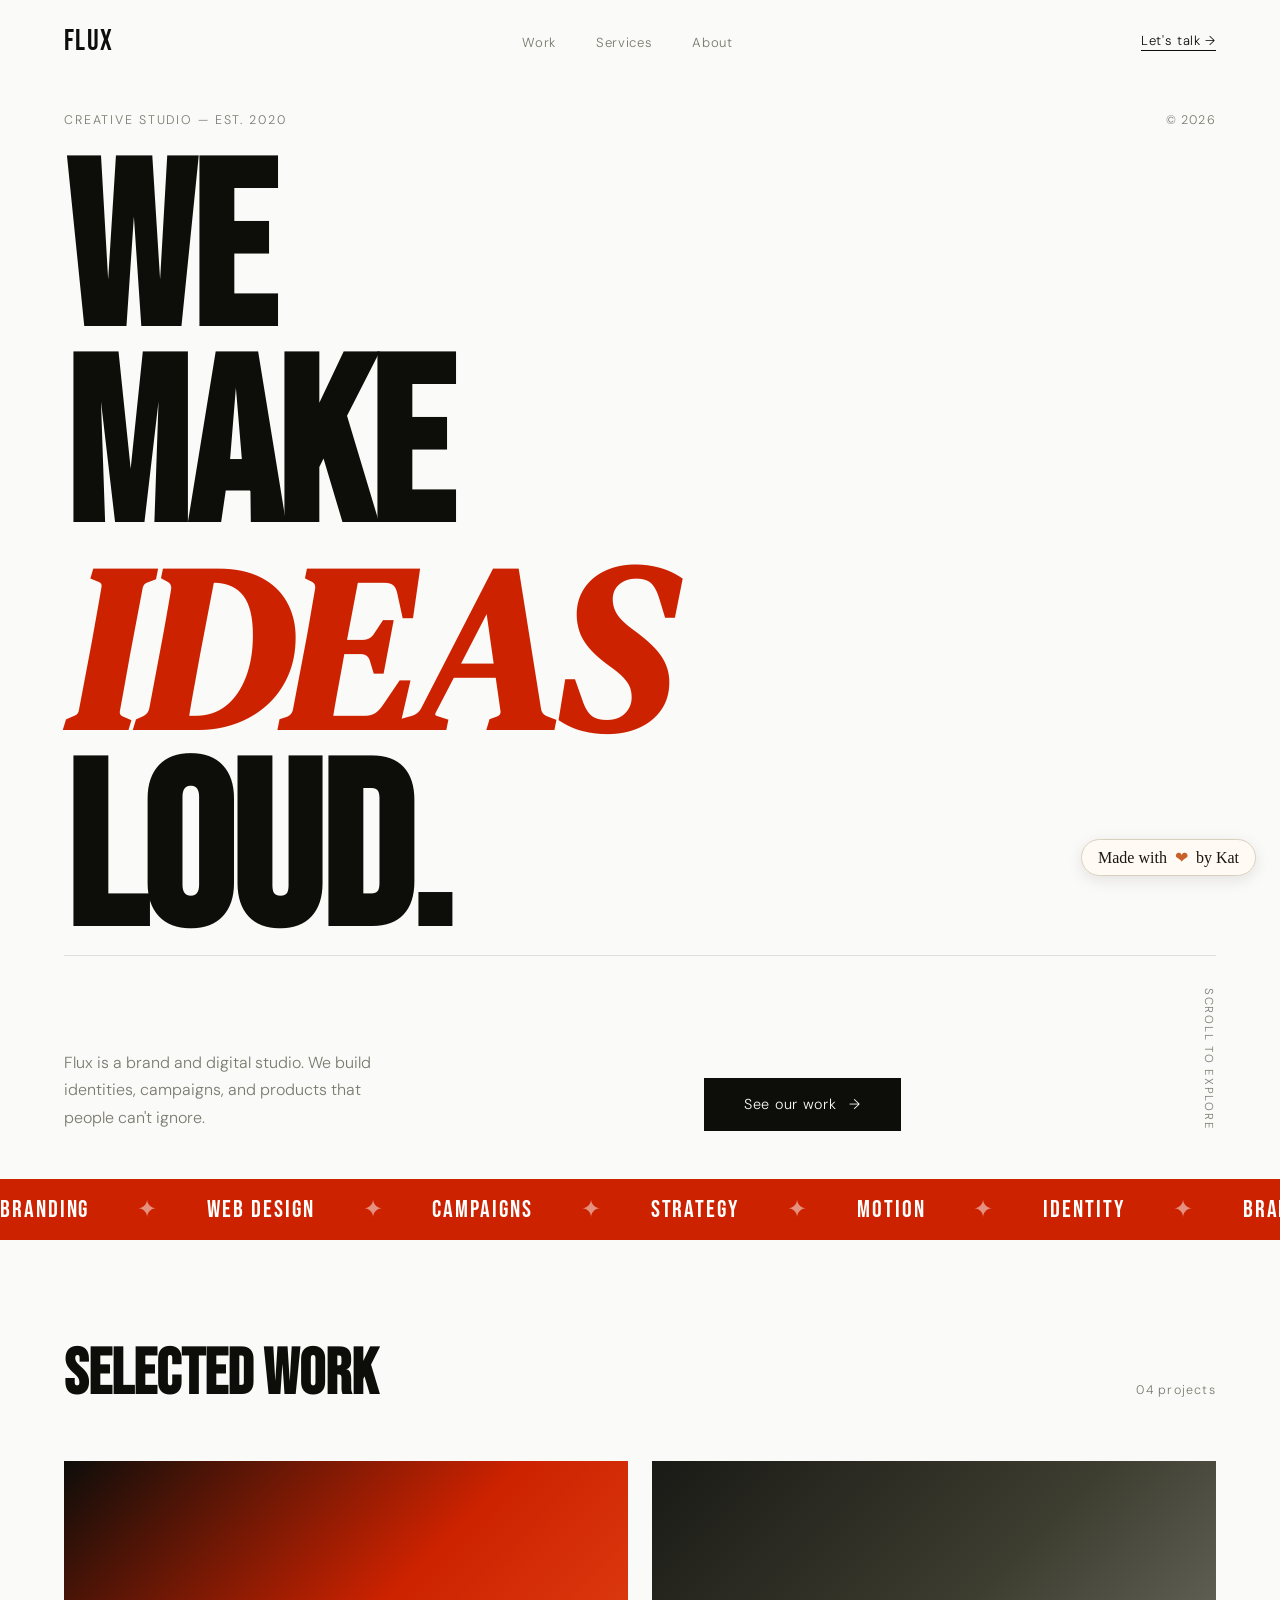
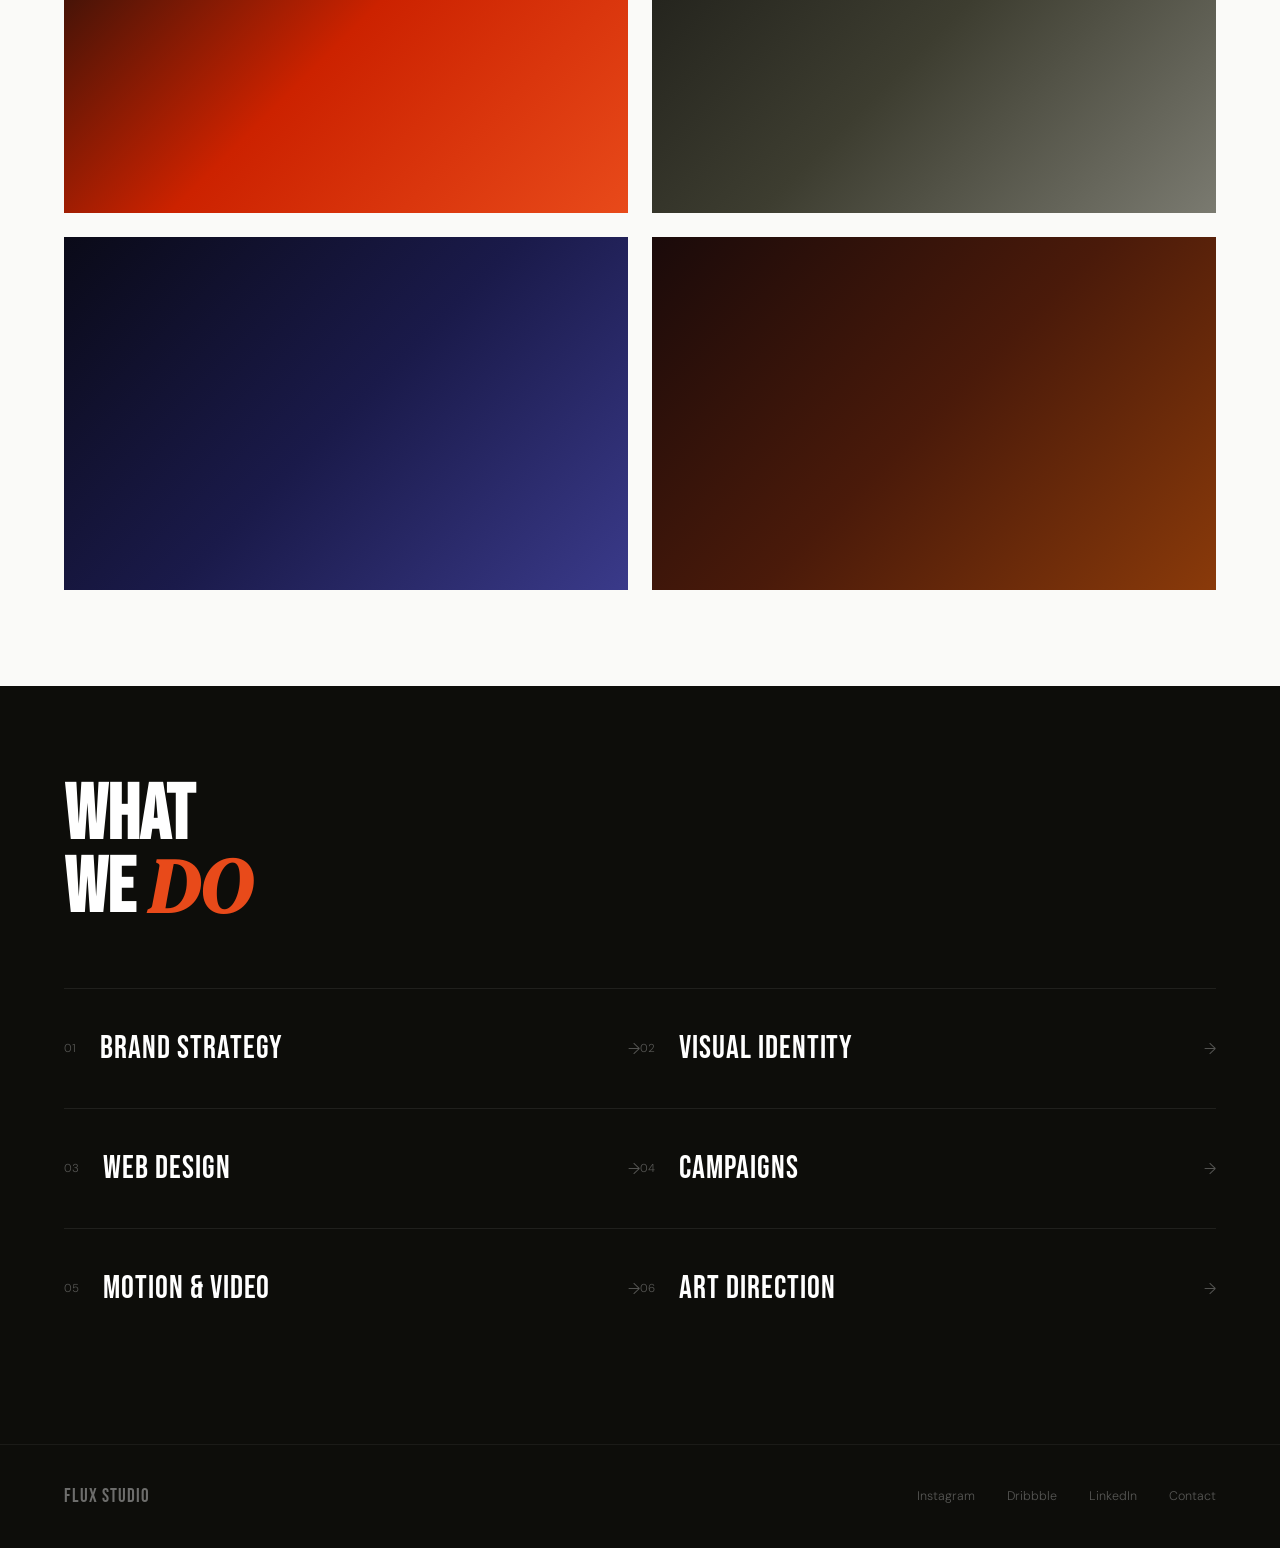
<file: page-5-agency.html>
<!DOCTYPE html>
<html lang="en">
<head>
  <meta charset="UTF-8"/>
  <meta name="viewport" content="width=device-width, initial-scale=1.0"/>
  <title>Flux Studio — Creative Agency</title>
  <link href="https://fonts.googleapis.com/css2?family=Bebas+Neue&family=DM+Sans:wght@300;400;500&family=DM+Serif+Display:ital@0;1&display=swap" rel="stylesheet"/>
  <style>
    *,*::before,*::after{box-sizing:border-box;margin:0;padding:0}
    :root{--bg:#fafaf8;--dark:#0d0d0a;--red:#cc2200;--orange:#e84a1a;--text:#1a1a16;--muted:#7a7a70;--border:#e0e0d8}
    body{background:var(--bg);color:var(--text);font-family:'DM Sans',sans-serif;font-weight:300;overflow-x:hidden;cursor:crosshair}

    nav{position:fixed;top:0;left:0;right:0;display:flex;align-items:center;justify-content:space-between;padding:1.5rem 4rem;z-index:100;mix-blend-mode:multiply}
    .nav-logo{font-family:'Bebas Neue',sans-serif;font-size:1.8rem;color:var(--dark);text-decoration:none;letter-spacing:0.05em}
    .nav-links{display:flex;align-items:center;gap:2.5rem;list-style:none}
    .nav-links a{font-size:0.82rem;letter-spacing:0.05em;color:var(--muted);text-decoration:none;transition:color 0.2s}
    .nav-links a:hover{color:var(--dark)}
    .nav-contact{font-size:0.82rem;letter-spacing:0.05em;color:var(--dark);text-decoration:none;border-bottom:1px solid var(--dark);padding-bottom:1px;transition:color 0.2s}
    .nav-contact:hover{color:var(--red)}

    /* HERO — OVERSIZED TYPE */
    .hero{min-height:100vh;padding:7rem 4rem 3rem;display:flex;flex-direction:column;justify-content:space-between;position:relative;overflow:hidden}
    .hero-top{display:flex;justify-content:space-between;align-items:flex-start;margin-bottom:2rem}
    .hero-tag{font-size:0.78rem;letter-spacing:0.15em;text-transform:uppercase;color:var(--muted)}
    .hero-year{font-size:0.78rem;letter-spacing:0.1em;color:var(--muted)}
    .hero-headline{position:relative}
    .hero-headline h1{font-family:'Bebas Neue',sans-serif;font-size:clamp(6rem,18vw,20rem);line-height:0.85;color:var(--dark);letter-spacing:-0.01em;opacity:0;animation:fadeIn 1s 0.2s forwards}
    .hero-headline h1 em{font-family:'DM Serif Display',serif;font-style:italic;color:var(--red)}
    .hero-bottom{display:flex;justify-content:space-between;align-items:flex-end;padding-top:2rem;border-top:1px solid var(--border)}
    .hero-desc{font-size:1rem;color:var(--muted);max-width:340px;line-height:1.7;opacity:0;animation:fadeUp 0.8s 0.6s forwards}
    .hero-cta{opacity:0;animation:fadeUp 0.8s 0.7s forwards}
    .btn-big{display:inline-flex;align-items:center;gap:0.8rem;background:var(--dark);color:var(--bg);padding:1.1rem 2.5rem;font-size:0.9rem;letter-spacing:0.05em;text-decoration:none;transition:background 0.2s,transform 0.2s}
    .btn-big:hover{background:var(--red);transform:translateY(-2px)}
    .hero-scroll{writing-mode:vertical-rl;text-orientation:mixed;font-size:0.72rem;letter-spacing:0.15em;text-transform:uppercase;color:var(--muted);opacity:0;animation:fadeIn 1s 1s forwards}

    /* RED MARQUEE */
    .marquee-wrap{background:var(--red);overflow:hidden;padding:1rem 0}
    .marquee{display:flex;gap:3rem;animation:scroll 20s linear infinite;white-space:nowrap}
    .marquee span{font-family:'Bebas Neue',sans-serif;font-size:1.5rem;color:white;letter-spacing:0.08em}
    .marquee span.dot{color:rgba(255,255,255,0.5)}
    @keyframes scroll{0%{transform:translateX(0)}100%{transform:translateX(-50%)}}

    /* WORK GRID */
    .work{padding:6rem 4rem}
    .work-header{display:flex;align-items:baseline;justify-content:space-between;margin-bottom:3rem}
    .work-title{font-family:'Bebas Neue',sans-serif;font-size:clamp(2.5rem,5vw,5rem);color:var(--dark)}
    .work-count{font-size:0.78rem;letter-spacing:0.1em;color:var(--muted)}
    .work-grid{display:grid;grid-template-columns:1fr 1fr;gap:1.5rem}
    .work-item{position:relative;overflow:hidden;cursor:pointer}
    .work-thumb{width:100%;aspect-ratio:16/10;transition:transform 0.5s}
    .work-item:hover .work-thumb{transform:scale(1.03)}
    .w1{background:linear-gradient(135deg,#0d0d0a,#cc2200,#e84a1a)}
    .w2{background:linear-gradient(135deg,#1a1a16,#3d3d30,#7a7a70)}
    .w3{background:linear-gradient(135deg,#0a0a18,#1a1a4a,#3a3a8a)}
    .w4{background:linear-gradient(135deg,#1a0a0a,#4a1a0a,#8a3a0a)}
    .work-info{position:absolute;bottom:0;left:0;right:0;padding:1.5rem;background:linear-gradient(transparent,rgba(0,0,0,0.8));transform:translateY(20px);opacity:0;transition:all 0.3s}
    .work-item:hover .work-info{transform:none;opacity:1}
    .work-cat{font-size:0.65rem;letter-spacing:0.12em;text-transform:uppercase;color:rgba(255,255,255,0.5);margin-bottom:0.3rem}
    .work-name{font-family:'Bebas Neue',sans-serif;font-size:1.5rem;color:white;letter-spacing:0.05em}

    /* SERVICES */
    .services{padding:6rem 4rem;background:var(--dark);color:var(--bg)}
    .services-header{margin-bottom:4rem}
    .services-title{font-family:'Bebas Neue',sans-serif;font-size:clamp(3rem,6vw,7rem);line-height:0.9;color:white}
    .services-title em{font-family:'DM Serif Display',serif;font-style:italic;color:var(--orange)}
    .services-list{display:grid;grid-template-columns:1fr 1fr;gap:0}
    .service-item{padding:2.5rem 0;border-top:1px solid rgba(255,255,255,0.08);display:flex;align-items:center;justify-content:space-between;cursor:pointer;transition:padding-left 0.3s}
    .service-item:hover{padding-left:1rem}
    .service-num{font-family:'DM Sans',sans-serif;font-size:0.72rem;color:rgba(255,255,255,0.3);margin-right:1.5rem}
    .service-name{font-family:'Bebas Neue',sans-serif;font-size:2rem;letter-spacing:0.03em;color:white;flex:1;transition:color 0.2s}
    .service-item:hover .service-name{color:var(--orange)}
    .service-arrow{color:rgba(255,255,255,0.3);transition:color 0.2s,transform 0.2s}
    .service-item:hover .service-arrow{color:var(--orange);transform:translateX(6px)}

    footer{padding:2.5rem 4rem;background:var(--dark);border-top:1px solid rgba(255,255,255,0.06);display:flex;align-items:center;justify-content:space-between}
    .footer-logo{font-family:'Bebas Neue',sans-serif;font-size:1.2rem;color:rgba(255,255,255,0.4);letter-spacing:0.05em}
    .footer-links{display:flex;gap:2rem}
    .footer-links a{font-size:0.78rem;color:rgba(255,255,255,0.3);text-decoration:none;transition:color 0.2s}
    .footer-links a:hover{color:white}

    @keyframes fadeUp{from{opacity:0;transform:translateY(16px)}to{opacity:1;transform:none}}
    @keyframes fadeIn{from{opacity:0}to{opacity:1}}
    .reveal{opacity:0;transform:translateY(20px);transition:opacity 0.6s,transform 0.6s}
    .reveal.visible{opacity:1;transform:none}
    @media(max-width:768px){nav{padding:1rem 1.5rem}.hero{padding:6rem 1.5rem 2rem}.hero-headline h1{font-size:clamp(5rem,20vw,10rem)}.work,.services{padding:4rem 1.5rem}.work-grid{grid-template-columns:1fr}.services-list{grid-template-columns:1fr}}
  </style>
</head>
<body>
<nav>
  <a href="#" class="nav-logo">FLUX</a>
  <ul class="nav-links"><li><a href="#">Work</a></li><li><a href="#">Services</a></li><li><a href="#">About</a></li></ul>
  <a href="#" class="nav-contact">Let's talk →</a>
</nav>

<section class="hero">
  <div class="hero-top">
    <span class="hero-tag">Creative Studio — Est. 2020</span>
    <span class="hero-year">© 2026</span>
  </div>
  <div class="hero-headline">
    <h1>WE<br>MAKE<br><em>IDEAS</em><br>LOUD.</h1>
  </div>
  <div class="hero-bottom">
    <p class="hero-desc">Flux is a brand and digital studio. We build identities, campaigns, and products that people can't ignore.</p>
    <div class="hero-cta">
      <a href="#" class="btn-big">See our work <span>→</span></a>
    </div>
    <div class="hero-scroll">Scroll to explore</div>
  </div>
</section>

<div class="marquee-wrap">
  <div class="marquee">
    <span>BRANDING</span><span class="dot">✦</span><span>WEB DESIGN</span><span class="dot">✦</span><span>CAMPAIGNS</span><span class="dot">✦</span><span>STRATEGY</span><span class="dot">✦</span><span>MOTION</span><span class="dot">✦</span><span>IDENTITY</span><span class="dot">✦</span>
    <span>BRANDING</span><span class="dot">✦</span><span>WEB DESIGN</span><span class="dot">✦</span><span>CAMPAIGNS</span><span class="dot">✦</span><span>STRATEGY</span><span class="dot">✦</span><span>MOTION</span><span class="dot">✦</span><span>IDENTITY</span><span class="dot">✦</span>
  </div>
</div>

<section class="work">
  <div class="work-header reveal">
    <h2 class="work-title">SELECTED WORK</h2>
    <span class="work-count">04 projects</span>
  </div>
  <div class="work-grid">
    <div class="work-item reveal"><div class="work-thumb w1"></div><div class="work-info"><div class="work-cat">Branding · 2026</div><div class="work-name">NOVA LABS</div></div></div>
    <div class="work-item reveal"><div class="work-thumb w2"></div><div class="work-info"><div class="work-cat">Web · Campaign</div><div class="work-name">THE DRIFT CO.</div></div></div>
    <div class="work-item reveal"><div class="work-thumb w3"></div><div class="work-info"><div class="work-cat">Identity · App</div><div class="work-name">COLDFRAME</div></div></div>
    <div class="work-item reveal"><div class="work-thumb w4"></div><div class="work-info"><div class="work-cat">Packaging · Brand</div><div class="work-name">AMBER GOODS</div></div></div>
  </div>
</section>

<section class="services">
  <div class="services-header reveal">
    <h2 class="services-title">WHAT<br>WE <em>DO</em></h2>
  </div>
  <div class="services-list">
    <div class="service-item reveal"><span class="service-num">01</span><span class="service-name">Brand Strategy</span><span class="service-arrow">→</span></div>
    <div class="service-item reveal"><span class="service-num">02</span><span class="service-name">Visual Identity</span><span class="service-arrow">→</span></div>
    <div class="service-item reveal"><span class="service-num">03</span><span class="service-name">Web Design</span><span class="service-arrow">→</span></div>
    <div class="service-item reveal"><span class="service-num">04</span><span class="service-name">Campaigns</span><span class="service-arrow">→</span></div>
    <div class="service-item reveal"><span class="service-num">05</span><span class="service-name">Motion & Video</span><span class="service-arrow">→</span></div>
    <div class="service-item reveal"><span class="service-num">06</span><span class="service-name">Art Direction</span><span class="service-arrow">→</span></div>
  </div>
</section>

<footer>
  <span class="footer-logo">FLUX STUDIO</span>
  <div class="footer-links"><a href="#">Instagram</a><a href="#">Dribbble</a><a href="#">LinkedIn</a><a href="#">Contact</a></div>
</footer>

<script>
  const obs=new IntersectionObserver(e=>e.forEach(x=>{if(x.isIntersecting){x.target.classList.add('visible');obs.unobserve(x.target)}}),{threshold:0.1});
  document.querySelectorAll('.reveal').forEach(el=>obs.observe(el));
</script>
<style>
  @keyframes bob {
    0%, 100% { transform: translateY(0); }
    50% { transform: translateY(-6px); }
  }

  .floating-credit {
    position: fixed;
    bottom: 24px;
    right: 24px;
    z-index: 1000;
    /* Using hex colors here in case the sub-pages don't have your CSS variables */
    background: rgba(255, 250, 242, 0.9); 
    backdrop-filter: blur(10px);
    border: 1.5px solid #d8d0bc;
    padding: 8px 16px;
    border-radius: 50px;
    font-family: 'Caveat', cursive;
    font-size: 1rem;
    color: #1a1710;
    text-decoration: none;
    display: flex;
    align-items: center;
    gap: 8px;
    box-shadow: 0 4px 15px rgba(26, 23, 16, 0.1);
    transition: all 0.3s ease;
    animation: bob 3s ease-in-out infinite;
  }

  .floating-credit:hover {
    animation-play-state: paused;
    background: #faf7f2;
    border-color: #c9602a;
    box-shadow: 0 8px 20px rgba(201, 96, 42, 0.2);
    transform: scale(1.05);
  }

  .floating-credit .heart {
    color: #c9602a;
  }
</style>

<a href="index.html" class="floating-credit">
  <span>Made with</span>
  <span class="heart">❤</span>
  <span>by Kat</span>
</a>
<script>
  // This logic removes the badge ONLY if the page is inside a preview box
  if (window.self !== window.top) {
    const badge = document.querySelector('.floating-credit');
    if (badge) {
      badge.remove(); 
    }
  }
</script>
</body>
</html>
</file>
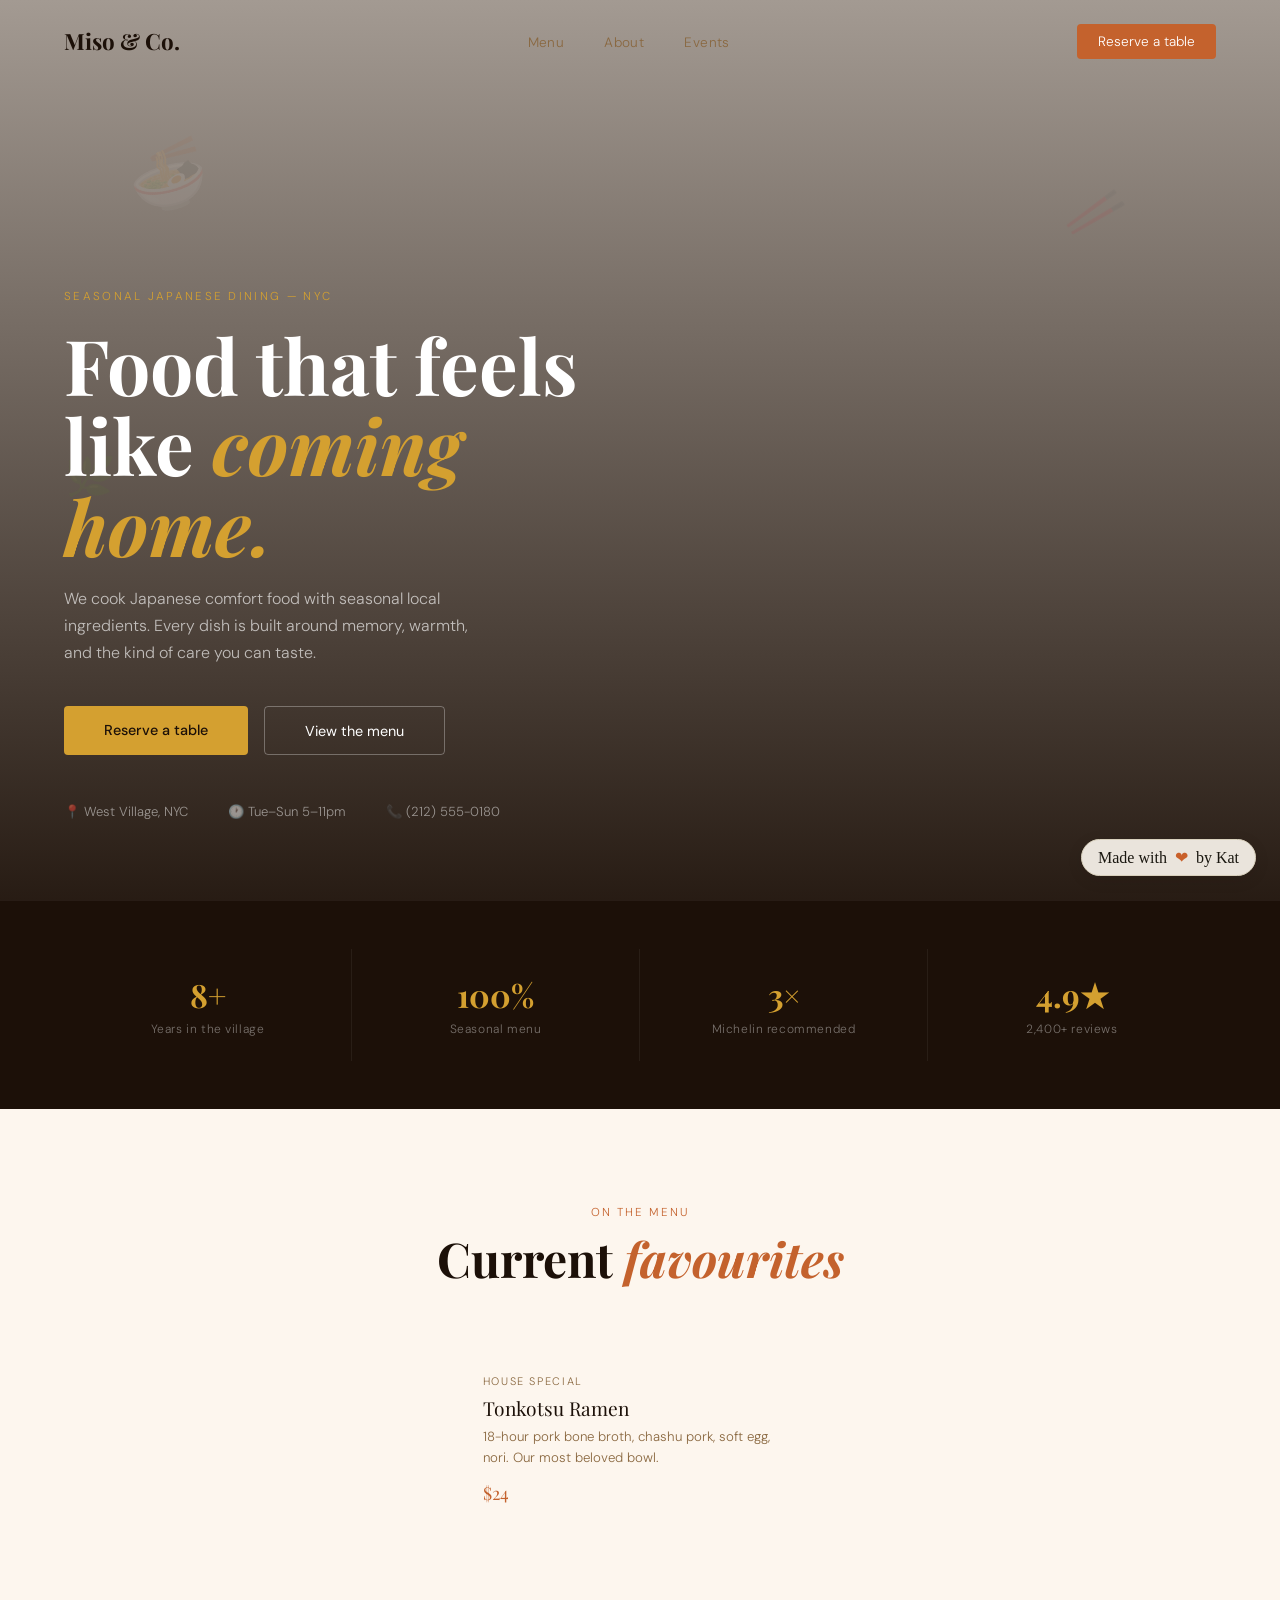
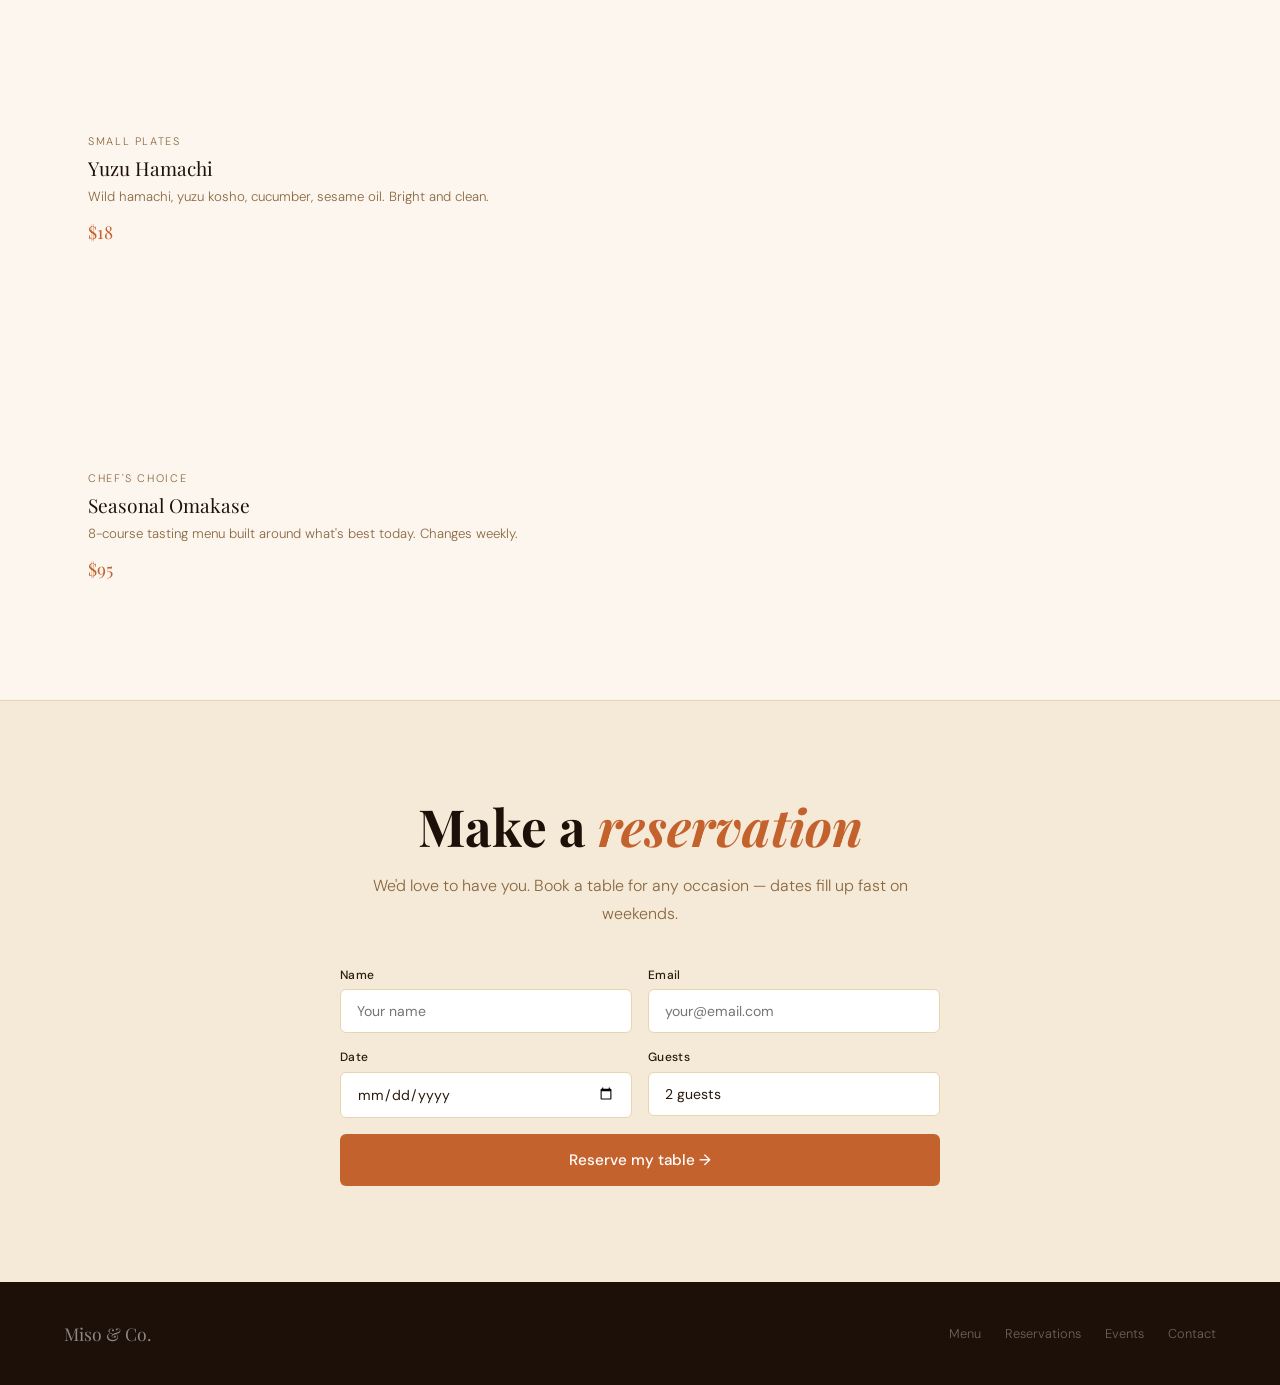
<file: page-6-restaurant.html>
<!DOCTYPE html>
<html lang="en">
<head>
  <meta charset="UTF-8"/>
  <meta name="viewport" content="width=device-width, initial-scale=1.0"/>
  <title>Miso & Co — Restaurant Landing Page</title>
  <link href="https://fonts.googleapis.com/css2?family=Playfair+Display:ital,wght@0,400;0,700;1,400&family=DM+Sans:wght@300;400;500&display=swap" rel="stylesheet"/>
  <style>
    *,*::before,*::after{box-sizing:border-box;margin:0;padding:0}
    :root{--bg:#fdf6ee;--dark:#1c1008;--warm:#8b4513;--terr:#c4622d;--gold:#d4a030;--cream:#f5ead8;--text:#2a1a08;--muted:#8a6840;--border:#e8d4b0}
    body{background:var(--bg);color:var(--text);font-family:'DM Sans',sans-serif;font-weight:300;overflow-x:hidden}

    nav{position:fixed;top:0;left:0;right:0;display:flex;align-items:center;justify-content:space-between;padding:1.5rem 4rem;z-index:100;transition:background 0.3s}
    nav.scrolled{background:rgba(253,246,238,0.96);backdrop-filter:blur(10px);border-bottom:1px solid var(--border)}
    .nav-logo{font-family:'Playfair Display',serif;font-size:1.4rem;font-weight:700;color:var(--dark);text-decoration:none}
    .nav-links{display:flex;align-items:center;gap:2.5rem;list-style:none}
    .nav-links a{font-size:0.85rem;color:var(--muted);text-decoration:none;transition:color 0.2s;letter-spacing:0.03em}
    .nav-links a:hover{color:var(--dark)}
    .nav-reserve{background:var(--terr);color:white;padding:0.55rem 1.3rem;border-radius:4px;font-size:0.85rem;text-decoration:none;transition:background 0.2s}
    .nav-reserve:hover{background:var(--warm)}

    /* HERO */
    .hero{min-height:100vh;position:relative;display:flex;align-items:flex-end;padding-bottom:5rem;overflow:hidden}
   .hero-bg {
      position: absolute;
      inset: 0;
      background-image: url('https://images.unsplash.com/photo-1555396273-367ea4eb4db5?auto=format&fit=crop&q=80&w=1600');
      background-size: cover;
      background-position: center;
      z-index: 0;
    }
    .hero-bg::after {
      content: '';
      position: absolute;
      inset: 0;
      background: linear-gradient(to top, rgba(28,16,8,0.95) 0%, rgba(28,16,8,0.4) 100%);
    }
    /* Floating food decorations */
    .hero-deco{position:absolute;font-size:4rem;opacity:0.08;pointer-events:none;z-index:1}
    .d1{top:15%;left:10%;transform:rotate(-15deg)}
    .d2{top:20%;right:12%;transform:rotate(10deg);font-size:3rem}
    .d3{top:50%;left:5%;transform:rotate(5deg);font-size:2.5rem}
    .hero-content{position:relative;z-index:2;padding:0 4rem;max-width:700px}
    .hero-tag{font-size:0.72rem;letter-spacing:0.2em;text-transform:uppercase;color:var(--gold);margin-bottom:1.2rem;opacity:0;animation:fadeUp 0.7s 0.2s forwards}
    .hero-title{font-family:'Playfair Display',serif;font-size:clamp(3rem,6vw,6rem);font-weight:700;color:white;line-height:1.05;margin-bottom:1.2rem;opacity:0;animation:fadeUp 0.8s 0.35s forwards}
    .hero-title em{font-style:italic;color:var(--gold)}
    .hero-sub{font-size:1rem;color:rgba(255,255,255,0.65);line-height:1.7;max-width:420px;margin-bottom:2.5rem;opacity:0;animation:fadeUp 0.8s 0.5s forwards}
    .hero-actions{display:flex;gap:1rem;flex-wrap:wrap;margin-bottom:3rem;opacity:0;animation:fadeUp 0.8s 0.65s forwards}
    .btn-reserve{background:var(--gold);color:var(--dark);padding:0.9rem 2.5rem;font-size:0.9rem;font-weight:500;text-decoration:none;border-radius:4px;transition:background 0.2s,transform 0.2s;display:inline-block}
    .btn-reserve:hover{background:#e8b840;transform:translateY(-2px)}
    .btn-menu{background:transparent;color:white;padding:0.9rem 2.5rem;font-size:0.9rem;font-weight:400;text-decoration:none;border:1px solid rgba(255,255,255,0.3);border-radius:4px;transition:border-color 0.2s;display:inline-block}
    .btn-menu:hover{border-color:rgba(255,255,255,0.7)}
    .hero-info{display:flex;gap:2.5rem;font-size:0.82rem;color:rgba(255,255,255,0.5);opacity:0;animation:fadeUp 0.8s 0.8s forwards}
    .hero-info span{display:flex;align-items:center;gap:0.4rem}

    /* HIGHLIGHTS */
    .highlights{background:var(--dark);padding:3rem 4rem;display:grid;grid-template-columns:repeat(4,1fr);gap:0;border-top:1px solid rgba(255,255,255,0.05)}
    .hl-item{padding:1.5rem 2rem;border-right:1px solid rgba(255,255,255,0.06);text-align:center}
    .hl-item:last-child{border-right:none}
    .hl-num{font-family:'Playfair Display',serif;font-size:2rem;font-weight:700;color:var(--gold);margin-bottom:0.3rem}
    .hl-label{font-size:0.75rem;color:rgba(255,255,255,0.4);letter-spacing:0.05em}

    /* MENU PREVIEW */
    .menu-preview{padding:6rem 4rem;background:var(--bg)}
    .menu-header{text-align:center;margin-bottom:4rem}
    .sec-tag{font-size:0.72rem;letter-spacing:0.18em;text-transform:uppercase;color:var(--terr);margin-bottom:0.7rem}
    .sec-title{font-family:'Playfair Display',serif;font-size:clamp(2rem,4vw,3rem);font-weight:700;color:var(--dark);line-height:1.15}
    .sec-title em{font-style:italic;color:var(--terr)}
    .menu-grid{display:grid;grid-template-columns:repeat(3,1fr);gap:2rem}
    .menu-card{background:var(--cream);border:1px solid var(--border);border-radius:8px;overflow:hidden;transition:transform 0.3s,box-shadow 0.3s}
    .menu-card:hover{transform:translateY(-4px);box-shadow:0 16px 40px rgba(28,16,8,0.1)}
    .menu-thumb{width:100%;height:180px;display:flex;align-items:center;justify-content:center;font-size:4rem;position:relative}
    /* 1. Tonkotsu Ramen */
    .mt1 { 
      background-image: url('https://images.unsplash.com/photo-1569718212165-3a8278d5f624?auto=format&fit=crop&q=80&w=800'); 
      background-size: cover; 
      background-position: center; 
    }

    /* 2. Yuzu Hamachi */
    .mt2 { 
      background-image: url('https://images.unsplash.com/photo-1534422298391-e4f8c170db76?auto=format&fit=crop&q=80&w=800'); 
      background-size: cover; 
      background-position: center; 
    }

    /* 3. Seasonal Omakase */
    .mt3 { 
      background-image: url('https://images.unsplash.com/photo-1579871494447-9811cf80d66c?auto=format&fit=crop&q=80&w=800'); 
      background-size: cover; 
      background-position: center; 
    }
    .menu-body{padding:1.5rem}
    .menu-category{font-size:0.68rem;letter-spacing:0.15em;text-transform:uppercase;color:var(--muted);margin-bottom:0.4rem}
    .menu-name{font-family:'Playfair Display',serif;font-size:1.2rem;font-weight:400;color:var(--dark);margin-bottom:0.4rem}
    .menu-desc{font-size:0.83rem;color:var(--muted);line-height:1.55;margin-bottom:0.8rem}
    .menu-price{font-family:'Playfair Display',serif;font-size:1.1rem;color:var(--terr)}

    /* RESERVE */
    .reserve-section{padding:6rem 4rem;background:var(--cream);border-top:1px solid var(--border)}
    .reserve-inner{max-width:600px;margin:0 auto;text-align:center}
    .reserve-title{font-family:'Playfair Display',serif;font-size:clamp(2rem,4vw,3.5rem);font-weight:700;color:var(--dark);margin-bottom:1rem;line-height:1.15}
    .reserve-title em{font-style:italic;color:var(--terr)}
    .reserve-sub{font-size:1rem;color:var(--muted);line-height:1.7;margin-bottom:2.5rem}
    .reserve-form{display:grid;grid-template-columns:1fr 1fr;gap:1rem;text-align:left}
    .rf-group{display:flex;flex-direction:column;gap:0.4rem}
    .rf-group.full{grid-column:1/-1}
    .rf-label{font-size:0.75rem;font-weight:500;color:var(--text);letter-spacing:0.03em}
    .rf-input,.rf-select{background:white;border:1.5px solid var(--border);border-radius:6px;padding:0.75rem 1rem;font-family:'DM Sans',sans-serif;font-size:0.88rem;color:var(--text);outline:none;width:100%;transition:border-color 0.2s;-webkit-appearance:none}
    .rf-input:focus,.rf-select:focus{border-color:var(--terr)}
    .rf-btn{grid-column:1/-1;background:var(--terr);color:white;border:none;padding:1rem;border-radius:6px;font-size:0.95rem;font-weight:500;cursor:pointer;font-family:'DM Sans',sans-serif;transition:background 0.2s,transform 0.2s}
    .rf-btn:hover{background:var(--warm);transform:translateY(-1px)}

    footer{padding:2.5rem 4rem;background:var(--dark);display:flex;align-items:center;justify-content:space-between}
    .footer-logo{font-family:'Playfair Display',serif;font-size:1.1rem;color:rgba(255,255,255,0.5)}
    .footer-links{display:flex;gap:1.5rem}
    .footer-links a{font-size:0.8rem;color:rgba(255,255,255,0.35);text-decoration:none;transition:color 0.2s}
    .footer-links a:hover{color:white}

    @keyframes fadeUp{from{opacity:0;transform:translateY(16px)}to{opacity:1;transform:none}}
    .reveal{opacity:0;transform:translateY(20px);transition:opacity 0.65s,transform 0.65s}
    .reveal.visible{opacity:1;transform:none}
    @media(max-width:768px){nav{padding:1rem 1.5rem}.hero-content{padding:0 1.5rem}.highlights{grid-template-columns:repeat(2,1fr)}.menu-grid{grid-template-columns:1fr}.menu-preview,.reserve-section{padding:4rem 1.5rem}.reserve-form{grid-template-columns:1fr}}
  </style>
</head>
<body>
<nav id="nav">
  <a href="#" class="nav-logo">Miso & Co.</a>
  <ul class="nav-links"><li><a href="#">Menu</a></li><li><a href="#">About</a></li><li><a href="#">Events</a></li></ul>
  <a href="#" class="nav-reserve">Reserve a table</a>
</nav>

<section class="hero">
  <div class="hero-bg"></div>
  <span class="hero-deco d1">🍜</span>
  <span class="hero-deco d2">🥢</span>
  <span class="hero-deco d3">🌿</span>
  <div class="hero-content">
    <div class="hero-tag">Seasonal Japanese dining — NYC</div>
    <h1 class="hero-title">Food that feels<br>like <em>coming home.</em></h1>
    <p class="hero-sub">We cook Japanese comfort food with seasonal local ingredients. Every dish is built around memory, warmth, and the kind of care you can taste.</p>
    <div class="hero-actions">
      <a href="#" class="btn-reserve">Reserve a table</a>
      <a href="#" class="btn-menu">View the menu</a>
    </div>
    <div class="hero-info">
      <span>📍 West Village, NYC</span>
      <span>🕐 Tue–Sun 5–11pm</span>
      <span>📞 (212) 555-0180</span>
    </div>
  </div>
</section>

<div class="highlights">
  <div class="hl-item"><div class="hl-num">8+</div><div class="hl-label">Years in the village</div></div>
  <div class="hl-item"><div class="hl-num">100%</div><div class="hl-label">Seasonal menu</div></div>
  <div class="hl-item"><div class="hl-num">3×</div><div class="hl-label">Michelin recommended</div></div>
  <div class="hl-item"><div class="hl-num">4.9★</div><div class="hl-label">2,400+ reviews</div></div>
</div>

<section class="menu-preview">
  <div class="menu-header reveal">
    <div class="sec-tag">On the menu</div>
    <h2 class="sec-title">Current <em>favourites</em></h2>
  </div>
  <div class="menu-grid">
   <div class="menu-thumb mt1"></div><div class="menu-body"><div class="menu-category">House special</div><div class="menu-name">Tonkotsu Ramen</div><div class="menu-desc">18-hour pork bone broth, chashu pork, soft egg, nori. Our most beloved bowl.</div><div class="menu-price">$24</div></div></div>
   <div class="menu-thumb mt2"></div><div class="menu-body"><div class="menu-category">Small plates</div><div class="menu-name">Yuzu Hamachi</div><div class="menu-desc">Wild hamachi, yuzu kosho, cucumber, sesame oil. Bright and clean.</div><div class="menu-price">$18</div></div></div>
    <div class="menu-thumb mt3"></div><div class="menu-body"><div class="menu-category">Chef's choice</div><div class="menu-name">Seasonal Omakase</div><div class="menu-desc">8-course tasting menu built around what's best today. Changes weekly.</div><div class="menu-price">$95</div></div></div>
  </div>
</section>

<section class="reserve-section">
  <div class="reserve-inner reveal">
    <h2 class="reserve-title">Make a <em>reservation</em></h2>
    <p class="reserve-sub">We'd love to have you. Book a table for any occasion — dates fill up fast on weekends.</p>
    <div class="reserve-form">
      <div class="rf-group"><label class="rf-label">Name</label><input class="rf-input" type="text" placeholder="Your name"/></div>
      <div class="rf-group"><label class="rf-label">Email</label><input class="rf-input" type="email" placeholder="your@email.com"/></div>
      <div class="rf-group"><label class="rf-label">Date</label><input class="rf-input" type="date"/></div>
      <div class="rf-group"><label class="rf-label">Guests</label><select class="rf-select"><option>2 guests</option><option>3 guests</option><option>4 guests</option><option>5+ guests</option></select></div>
      <button class="rf-btn">Reserve my table →</button>
    </div>
  </div>
</section>

<footer>
  <span class="footer-logo">Miso & Co.</span>
  <div class="footer-links"><a href="#">Menu</a><a href="#">Reservations</a><a href="#">Events</a><a href="#">Contact</a></div>
</footer>

<script>
  const nav=document.getElementById('nav');
  window.addEventListener('scroll',()=>nav.classList.toggle('scrolled',window.scrollY>40));
  const obs=new IntersectionObserver(e=>e.forEach(x=>{if(x.isIntersecting){x.target.classList.add('visible');obs.unobserve(x.target)}}),{threshold:0.1});
  document.querySelectorAll('.reveal').forEach(el=>obs.observe(el));
</script>
<style>
  @keyframes bob {
    0%, 100% { transform: translateY(0); }
    50% { transform: translateY(-6px); }
  }

  .floating-credit {
    position: fixed;
    bottom: 24px;
    right: 24px;
    z-index: 1000;
    /* Using hex colors here in case the sub-pages don't have your CSS variables */
    background: rgba(255, 250, 242, 0.9); 
    backdrop-filter: blur(10px);
    border: 1.5px solid #d8d0bc;
    padding: 8px 16px;
    border-radius: 50px;
    font-family: 'Caveat', cursive;
    font-size: 1rem;
    color: #1a1710;
    text-decoration: none;
    display: flex;
    align-items: center;
    gap: 8px;
    box-shadow: 0 4px 15px rgba(26, 23, 16, 0.1);
    transition: all 0.3s ease;
    animation: bob 3s ease-in-out infinite;
  }

  .floating-credit:hover {
    animation-play-state: paused;
    background: #faf7f2;
    border-color: #c9602a;
    box-shadow: 0 8px 20px rgba(201, 96, 42, 0.2);
    transform: scale(1.05);
  }

  .floating-credit .heart {
    color: #c9602a;
  }
</style>

<a href="index.html" class="floating-credit">
  <span>Made with</span>
  <span class="heart">❤</span>
  <span>by Kat</span>
</a>
<script>
  // This logic removes the badge ONLY if the page is inside a preview box
  if (window.self !== window.top) {
    const badge = document.querySelector('.floating-credit');
    if (badge) {
      badge.remove(); 
    }
  }
</script>
</body>
</html>
</file>
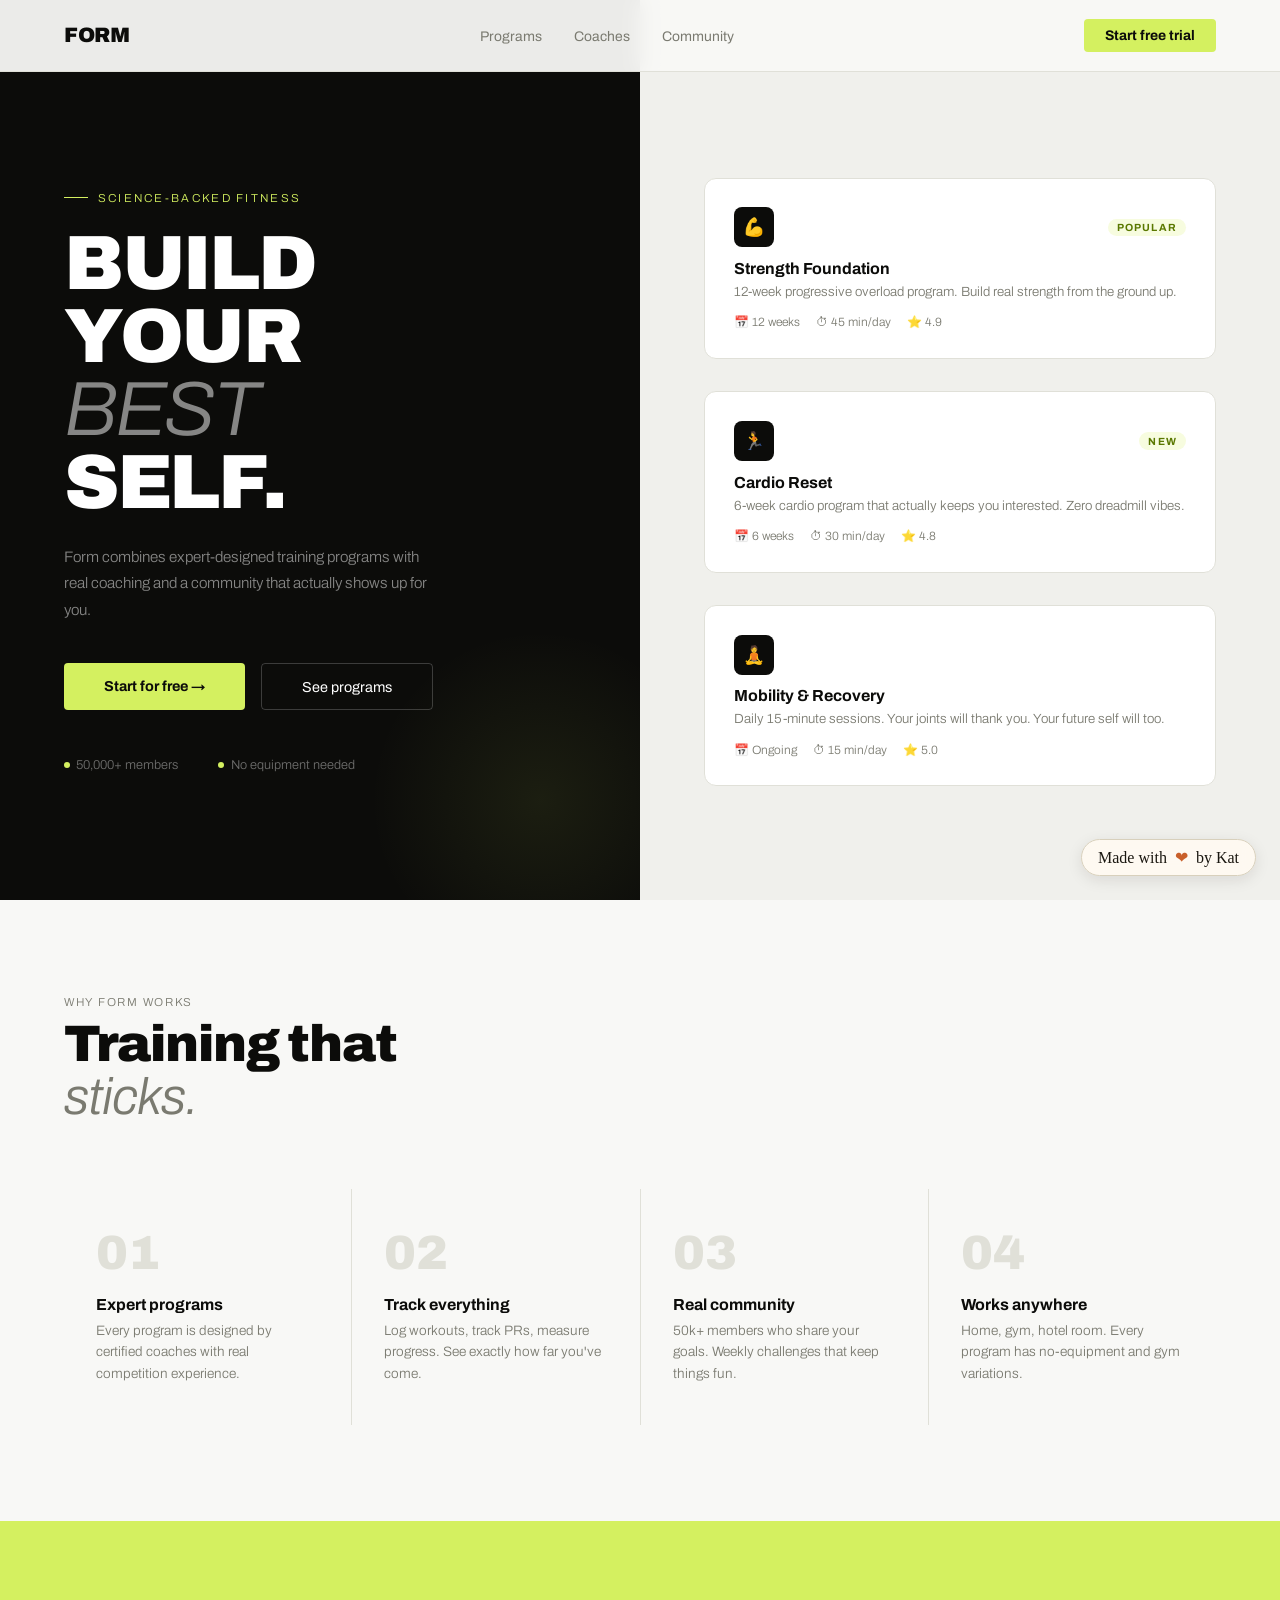
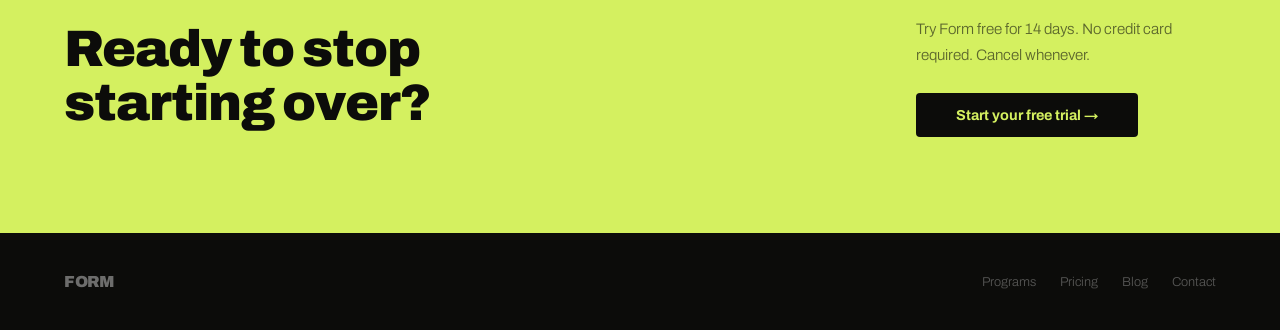
<file: page-7-fitness.html>
<!DOCTYPE html>
<html lang="en">
<head>
  <meta charset="UTF-8"/>
  <meta name="viewport" content="width=device-width, initial-scale=1.0"/>
  <title>Form — Fitness & Wellness Landing Page</title>
  <link href="https://fonts.googleapis.com/css2?family=Archivo:ital,wght@0,300;0,400;0,700;0,900;1,300&family=DM+Sans:wght@300;400&display=swap" rel="stylesheet"/>
  <style>
    *,*::before,*::after{box-sizing:border-box;margin:0;padding:0}
    :root{--bg:#f8f8f6;--dark:#0c0c0a;--black:#000;--accent:#d4f060;--accent2:#b8d840;--text:#1a1a16;--muted:#7a7a70;--border:#e0e0d8;--surface:#f0f0ec}
    body{background:var(--bg);color:var(--text);font-family:'Archivo',sans-serif;font-weight:300;overflow-x:hidden}

    nav{position:fixed;top:0;left:0;right:0;display:flex;align-items:center;justify-content:space-between;padding:1.2rem 4rem;z-index:100;background:rgba(248,248,246,0.95);backdrop-filter:blur(10px);border-bottom:1px solid var(--border)}
    .nav-logo{font-size:1.3rem;font-weight:900;color:var(--dark);text-decoration:none;letter-spacing:-0.02em}
    .nav-links{display:flex;align-items:center;gap:2rem;list-style:none}
    .nav-links a{font-size:0.87rem;color:var(--muted);text-decoration:none;font-weight:400;transition:color 0.2s}
    .nav-links a:hover{color:var(--dark)}
    .nav-btn{background:var(--accent);color:var(--dark);padding:0.55rem 1.3rem;border-radius:4px;font-size:0.87rem;font-weight:700;text-decoration:none;transition:background 0.2s,transform 0.2s}
    .nav-btn:hover{background:var(--accent2);transform:translateY(-1px)}

    /* HERO */
    .hero{min-height:100vh;display:grid;grid-template-columns:1fr 1fr;position:relative;overflow:hidden}
    .hero-left{display:flex;flex-direction:column;justify-content:center;padding:8rem 4rem 4rem;background:var(--dark);color:white;position:relative;overflow:hidden}
    .hero-left::before{content:'';position:absolute;bottom:-100px;right:-100px;width:400px;height:400px;background:radial-gradient(circle,rgba(212,240,96,0.08) 0%,transparent 60%)}
    .hero-eyebrow{font-size:0.72rem;letter-spacing:0.2em;text-transform:uppercase;color:var(--accent);margin-bottom:1.5rem;display:flex;align-items:center;gap:0.6rem;opacity:0;animation:fadeUp 0.7s 0.1s forwards}
    .hero-eyebrow::before{content:'';width:24px;height:1px;background:var(--accent)}
    .hero-title{font-size:clamp(3rem,6vw,6rem);font-weight:900;line-height:0.95;letter-spacing:-0.03em;color:white;margin-bottom:1.5rem;opacity:0;animation:fadeUp 0.8s 0.25s forwards}
    .hero-title em{font-style:italic;font-weight:300;color:rgba(255,255,255,0.5)}
    .hero-sub{font-size:0.95rem;color:rgba(255,255,255,0.5);line-height:1.75;max-width:380px;margin-bottom:2.5rem;opacity:0;animation:fadeUp 0.8s 0.4s forwards}
    .hero-ctas{display:flex;gap:1rem;flex-wrap:wrap;margin-bottom:3rem;opacity:0;animation:fadeUp 0.8s 0.55s forwards}
    .btn-lime{background:var(--accent);color:var(--dark);padding:0.9rem 2.5rem;font-size:0.9rem;font-weight:700;text-decoration:none;border-radius:4px;transition:background 0.2s,transform 0.2s;display:inline-block}
    .btn-lime:hover{background:var(--accent2);transform:translateY(-2px)}
    .btn-wire{background:transparent;color:white;padding:0.9rem 2.5rem;font-size:0.9rem;font-weight:400;text-decoration:none;border:1px solid rgba(255,255,255,0.2);border-radius:4px;transition:border-color 0.2s;display:inline-block}
    .btn-wire:hover{border-color:rgba(255,255,255,0.5)}
    .hero-proof{display:flex;gap:2.5rem;font-size:0.8rem;color:rgba(255,255,255,0.4);opacity:0;animation:fadeUp 0.8s 0.7s forwards}
    .hero-proof span{display:flex;align-items:center;gap:0.4rem}
    .proof-dot{width:6px;height:6px;background:var(--accent);border-radius:50%}

    .hero-right{background:var(--surface);display:flex;flex-direction:column;justify-content:center;padding:8rem 4rem 4rem;gap:2rem;position:relative}
    .program-card{background:white;border:1.5px solid var(--border);border-radius:12px;padding:1.8rem;transition:transform 0.3s,border-color 0.3s;opacity:0;animation:slideIn 0.8s forwards}
    .program-card:nth-child(1){animation-delay:0.4s}
    .program-card:nth-child(2){animation-delay:0.55s}
    .program-card:nth-child(3){animation-delay:0.7s}
    .program-card:hover{transform:translateX(-4px);border-color:var(--accent)}
    .pc-header{display:flex;align-items:center;justify-content:space-between;margin-bottom:0.8rem}
    .pc-icon{width:40px;height:40px;background:var(--dark);border-radius:8px;display:flex;align-items:center;justify-content:center;font-size:1.1rem}
    .pc-tag{font-size:0.65rem;letter-spacing:0.1em;text-transform:uppercase;background:rgba(212,240,96,0.2);color:#5a7800;padding:0.2rem 0.6rem;border-radius:50px;font-weight:700}
    .pc-name{font-size:1rem;font-weight:700;color:var(--dark);margin-bottom:0.3rem}
    .pc-desc{font-size:0.83rem;color:var(--muted);line-height:1.55}
    .pc-meta{margin-top:0.8rem;display:flex;gap:1rem;font-size:0.75rem;color:var(--muted)}

    /* FEATURES */
    .features{padding:6rem 4rem;background:var(--bg)}
    .feat-header{display:flex;align-items:flex-end;justify-content:space-between;margin-bottom:4rem}
    .sec-eyebrow{font-size:0.72rem;letter-spacing:0.15em;text-transform:uppercase;color:var(--muted);margin-bottom:0.6rem}
    .sec-title{font-size:clamp(2rem,4vw,3.5rem);font-weight:900;color:var(--dark);letter-spacing:-0.02em;line-height:1.05}
    .sec-title em{font-style:italic;font-weight:300;color:var(--muted)}
    .feat-grid{display:grid;grid-template-columns:repeat(auto-fit,minmax(220px,1fr));gap:1px;background:var(--border)}
    .feat-item{background:var(--bg);padding:2.5rem 2rem;transition:background 0.3s}
    .feat-item:hover{background:var(--dark);color:white}
    .feat-item:hover .fi-title{color:white}
    .feat-item:hover .fi-desc{color:rgba(255,255,255,0.5)}
    .feat-item:hover .fi-num{color:var(--accent)}
    .fi-num{font-size:3rem;font-weight:900;color:var(--border);line-height:1;margin-bottom:1.2rem;transition:color 0.3s}
    .fi-title{font-size:1rem;font-weight:700;color:var(--dark);margin-bottom:0.4rem;transition:color 0.3s}
    .fi-desc{font-size:0.85rem;color:var(--muted);line-height:1.6;transition:color 0.3s}

    /* CTA */
    .cta-section{padding:6rem 4rem;background:var(--accent);display:grid;grid-template-columns:1fr auto;align-items:center;gap:3rem}
    .cta-title{font-size:clamp(2rem,4vw,4rem);font-weight:900;color:var(--dark);letter-spacing:-0.02em;line-height:1.05}
    .cta-title em{font-style:italic;font-weight:300}
    .cta-right{}
    .cta-sub{font-size:0.95rem;color:rgba(12,12,10,0.6);line-height:1.7;margin-bottom:1.5rem;max-width:300px}
    .btn-dark{background:var(--dark);color:var(--accent);padding:0.9rem 2.5rem;font-size:0.9rem;font-weight:700;text-decoration:none;border-radius:4px;transition:background 0.2s,transform 0.2s;display:inline-block}
    .btn-dark:hover{background:#333;transform:translateY(-2px)}

    footer{padding:2.5rem 4rem;background:var(--dark);display:flex;align-items:center;justify-content:space-between}
    .footer-logo{font-size:1rem;font-weight:900;color:rgba(255,255,255,0.4);letter-spacing:-0.02em}
    .footer-links{display:flex;gap:1.5rem}
    .footer-links a{font-size:0.8rem;color:rgba(255,255,255,0.3);text-decoration:none;transition:color 0.2s}
    .footer-links a:hover{color:white}

    @keyframes fadeUp{from{opacity:0;transform:translateY(16px)}to{opacity:1;transform:none}}
    @keyframes slideIn{from{opacity:0;transform:translateX(30px)}to{opacity:1;transform:none}}
    .reveal{opacity:0;transform:translateY(20px);transition:opacity 0.6s,transform 0.6s}
    .reveal.visible{opacity:1;transform:none}
    @media(max-width:768px){nav{padding:1rem 1.5rem}.hero{grid-template-columns:1fr}.hero-right{padding:3rem 1.5rem}.hero-left{padding:7rem 1.5rem 3rem}.features,.cta-section{padding:4rem 1.5rem;grid-template-columns:1fr}}
  </style>
</head>
<body>
<nav>
  <a href="#" class="nav-logo">FORM</a>
  <ul class="nav-links"><li><a href="#">Programs</a></li><li><a href="#">Coaches</a></li><li><a href="#">Community</a></li></ul>
  <a href="#" class="nav-btn">Start free trial</a>
</nav>

<section class="hero">
  <div class="hero-left">
    <div class="hero-eyebrow">Science-backed fitness</div>
    <h1 class="hero-title">BUILD<br>YOUR<br><em>BEST</em><br>SELF.</h1>
    <p class="hero-sub">Form combines expert-designed training programs with real coaching and a community that actually shows up for you.</p>
    <div class="hero-ctas">
      <a href="#" class="btn-lime">Start for free →</a>
      <a href="#" class="btn-wire">See programs</a>
    </div>
    <div class="hero-proof">
      <span><span class="proof-dot"></span>50,000+ members</span>
      <span><span class="proof-dot"></span>No equipment needed</span>
    </div>
  </div>
  <div class="hero-right">
    <div class="program-card">
      <div class="pc-header"><div class="pc-icon">💪</div><span class="pc-tag">Popular</span></div>
      <div class="pc-name">Strength Foundation</div>
      <div class="pc-desc">12-week progressive overload program. Build real strength from the ground up.</div>
      <div class="pc-meta"><span>📅 12 weeks</span><span>⏱ 45 min/day</span><span>⭐ 4.9</span></div>
    </div>
    <div class="program-card">
      <div class="pc-header"><div class="pc-icon">🏃</div><span class="pc-tag">New</span></div>
      <div class="pc-name">Cardio Reset</div>
      <div class="pc-desc">6-week cardio program that actually keeps you interested. Zero dreadmill vibes.</div>
      <div class="pc-meta"><span>📅 6 weeks</span><span>⏱ 30 min/day</span><span>⭐ 4.8</span></div>
    </div>
    <div class="program-card">
      <div class="pc-header"><div class="pc-icon">🧘</div></div>
      <div class="pc-name">Mobility & Recovery</div>
      <div class="pc-desc">Daily 15-minute sessions. Your joints will thank you. Your future self will too.</div>
      <div class="pc-meta"><span>📅 Ongoing</span><span>⏱ 15 min/day</span><span>⭐ 5.0</span></div>
    </div>
  </div>
</section>

<section class="features">
  <div class="feat-header reveal">
    <div>
      <div class="sec-eyebrow">Why Form works</div>
      <h2 class="sec-title">Training that<br><em>sticks.</em></h2>
    </div>
  </div>
  <div class="feat-grid">
    <div class="feat-item reveal"><div class="fi-num">01</div><div class="fi-title">Expert programs</div><div class="fi-desc">Every program is designed by certified coaches with real competition experience.</div></div>
    <div class="feat-item reveal"><div class="fi-num">02</div><div class="fi-title">Track everything</div><div class="fi-desc">Log workouts, track PRs, measure progress. See exactly how far you've come.</div></div>
    <div class="feat-item reveal"><div class="fi-num">03</div><div class="fi-title">Real community</div><div class="fi-desc">50k+ members who share your goals. Weekly challenges that keep things fun.</div></div>
    <div class="feat-item reveal"><div class="fi-num">04</div><div class="fi-title">Works anywhere</div><div class="fi-desc">Home, gym, hotel room. Every program has no-equipment and gym variations.</div></div>
  </div>
</section>

<section class="cta-section reveal">
  <div>
    <h2 class="cta-title">Ready to stop<br>starting over?</h2>
  </div>
  <div class="cta-right">
    <p class="cta-sub">Try Form free for 14 days. No credit card required. Cancel whenever.</p>
    <a href="#" class="btn-dark">Start your free trial →</a>
  </div>
</section>

<footer>
  <span class="footer-logo">FORM</span>
  <div class="footer-links"><a href="#">Programs</a><a href="#">Pricing</a><a href="#">Blog</a><a href="#">Contact</a></div>
</footer>

<script>
  const obs=new IntersectionObserver(e=>e.forEach(x=>{if(x.isIntersecting){x.target.classList.add('visible');obs.unobserve(x.target)}}),{threshold:0.1});
  document.querySelectorAll('.reveal').forEach(el=>obs.observe(el));
</script>
<style>
  @keyframes bob {
    0%, 100% { transform: translateY(0); }
    50% { transform: translateY(-6px); }
  }

  .floating-credit {
    position: fixed;
    bottom: 24px;
    right: 24px;
    z-index: 1000;
    /* Using hex colors here in case the sub-pages don't have your CSS variables */
    background: rgba(255, 250, 242, 0.9); 
    backdrop-filter: blur(10px);
    border: 1.5px solid #d8d0bc;
    padding: 8px 16px;
    border-radius: 50px;
    font-family: 'Caveat', cursive;
    font-size: 1rem;
    color: #1a1710;
    text-decoration: none;
    display: flex;
    align-items: center;
    gap: 8px;
    box-shadow: 0 4px 15px rgba(26, 23, 16, 0.1);
    transition: all 0.3s ease;
    animation: bob 3s ease-in-out infinite;
  }

  .floating-credit:hover {
    animation-play-state: paused;
    background: #faf7f2;
    border-color: #c9602a;
    box-shadow: 0 8px 20px rgba(201, 96, 42, 0.2);
    transform: scale(1.05);
  }

  .floating-credit .heart {
    color: #c9602a;
  }
</style>

<a href="index.html" class="floating-credit">
  <span>Made with</span>
  <span class="heart">❤</span>
  <span>by Kat</span>
</a>
<script>
  // This logic removes the badge ONLY if the page is inside a preview box
  if (window.self !== window.top) {
    const badge = document.querySelector('.floating-credit');
    if (badge) {
      badge.remove(); 
    }
  }
</script>
</body>
</html>
</file>
